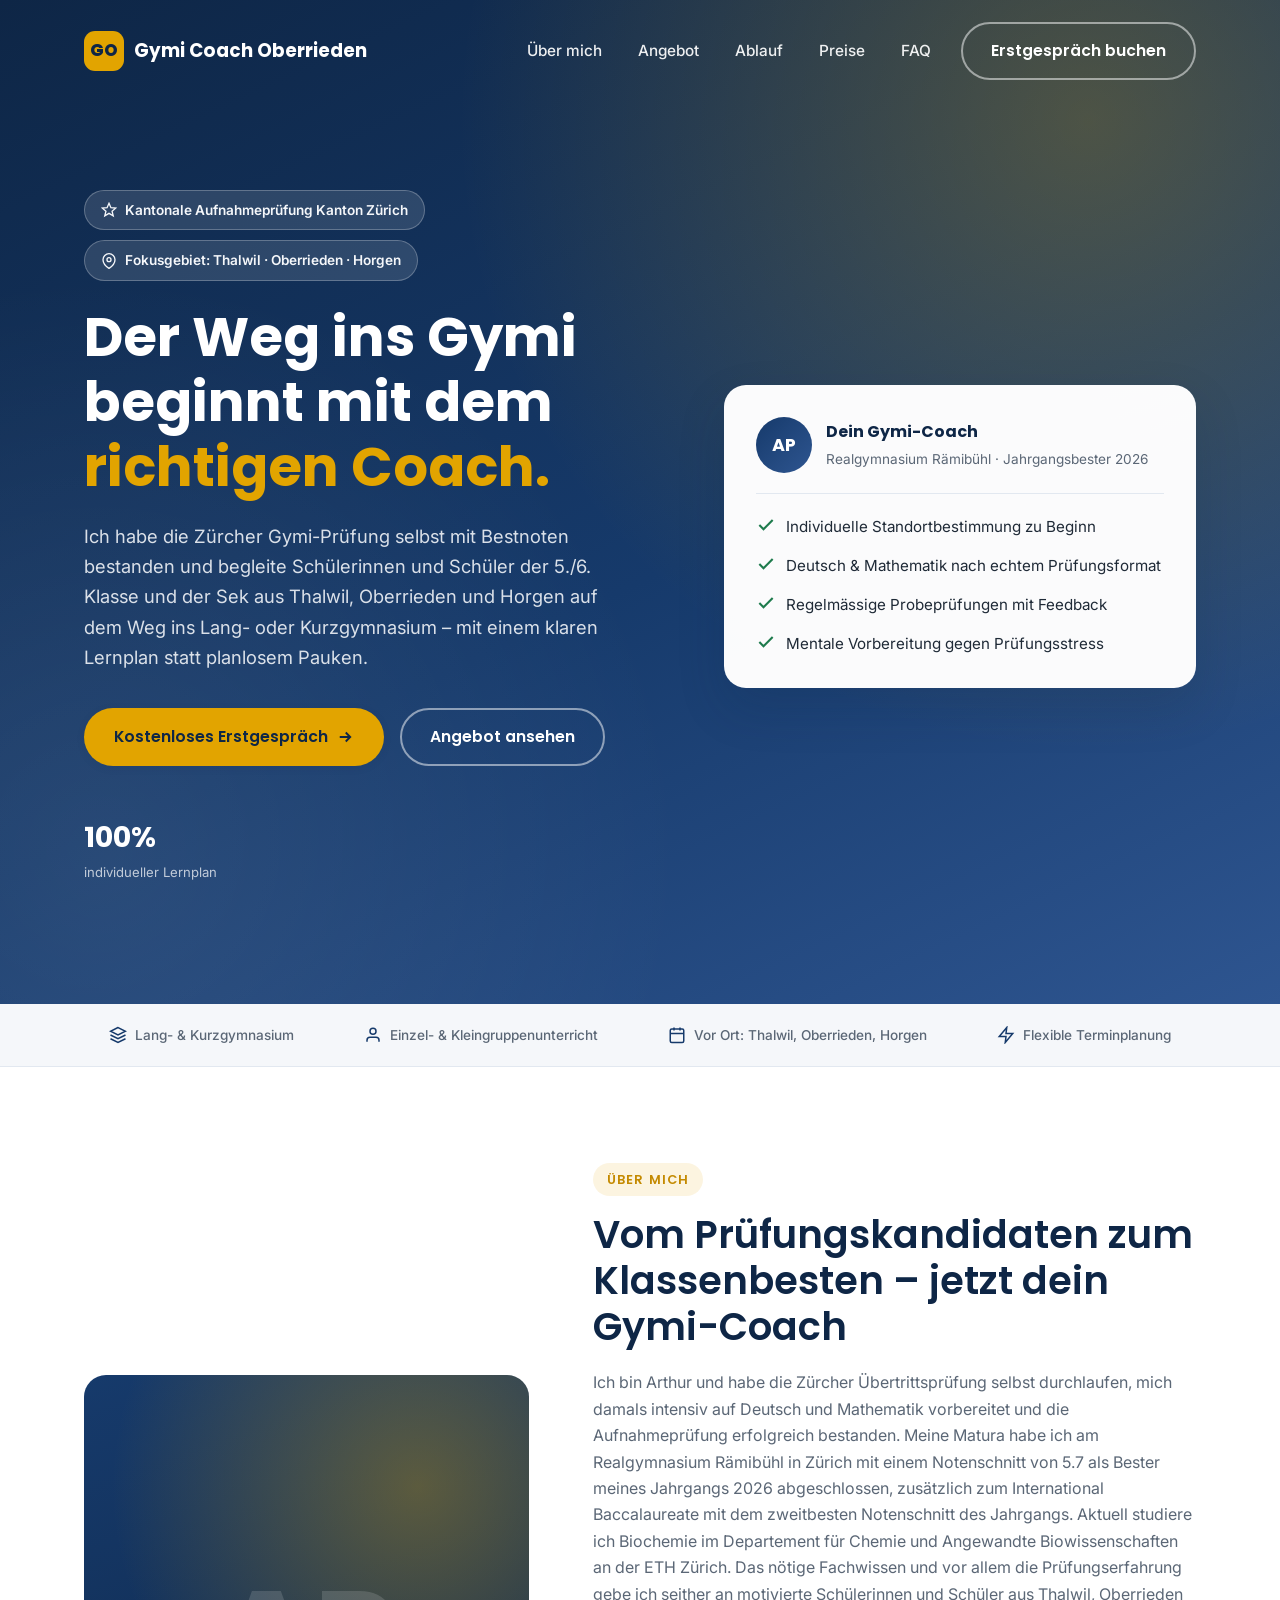
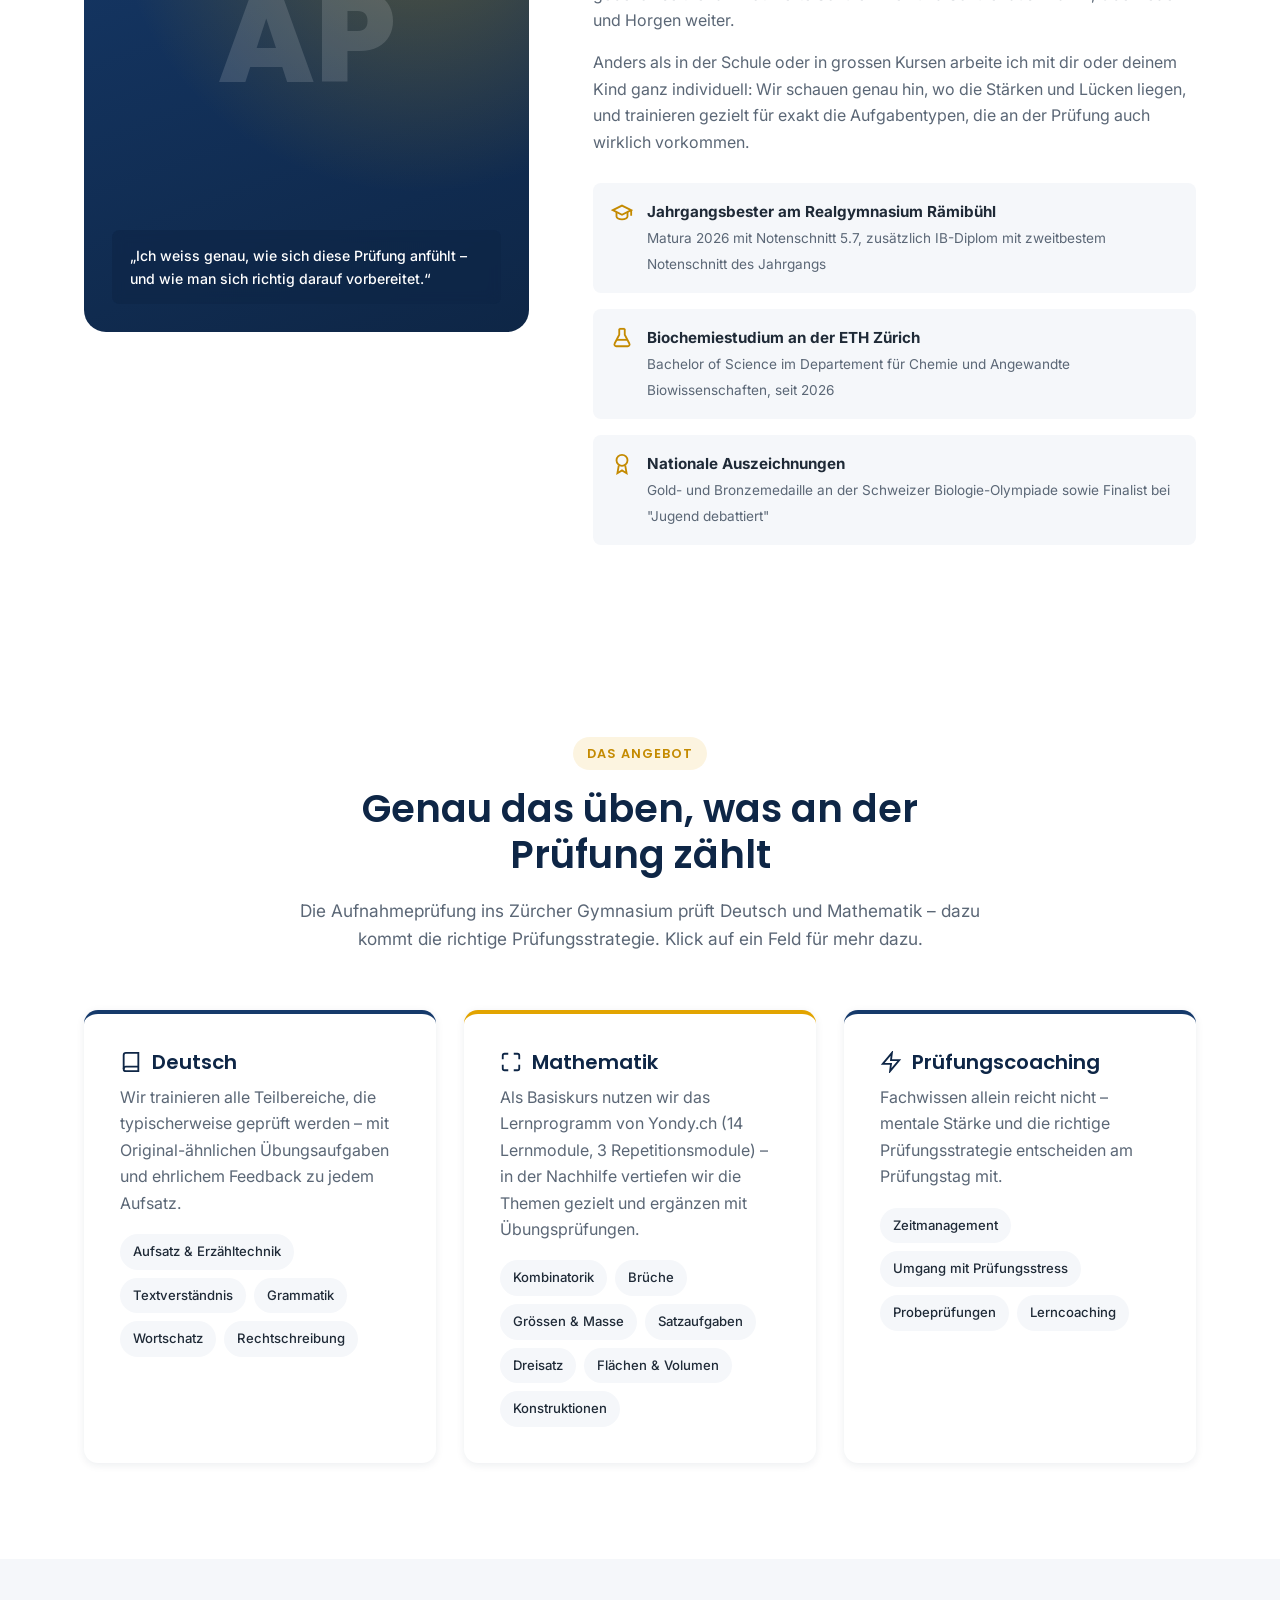
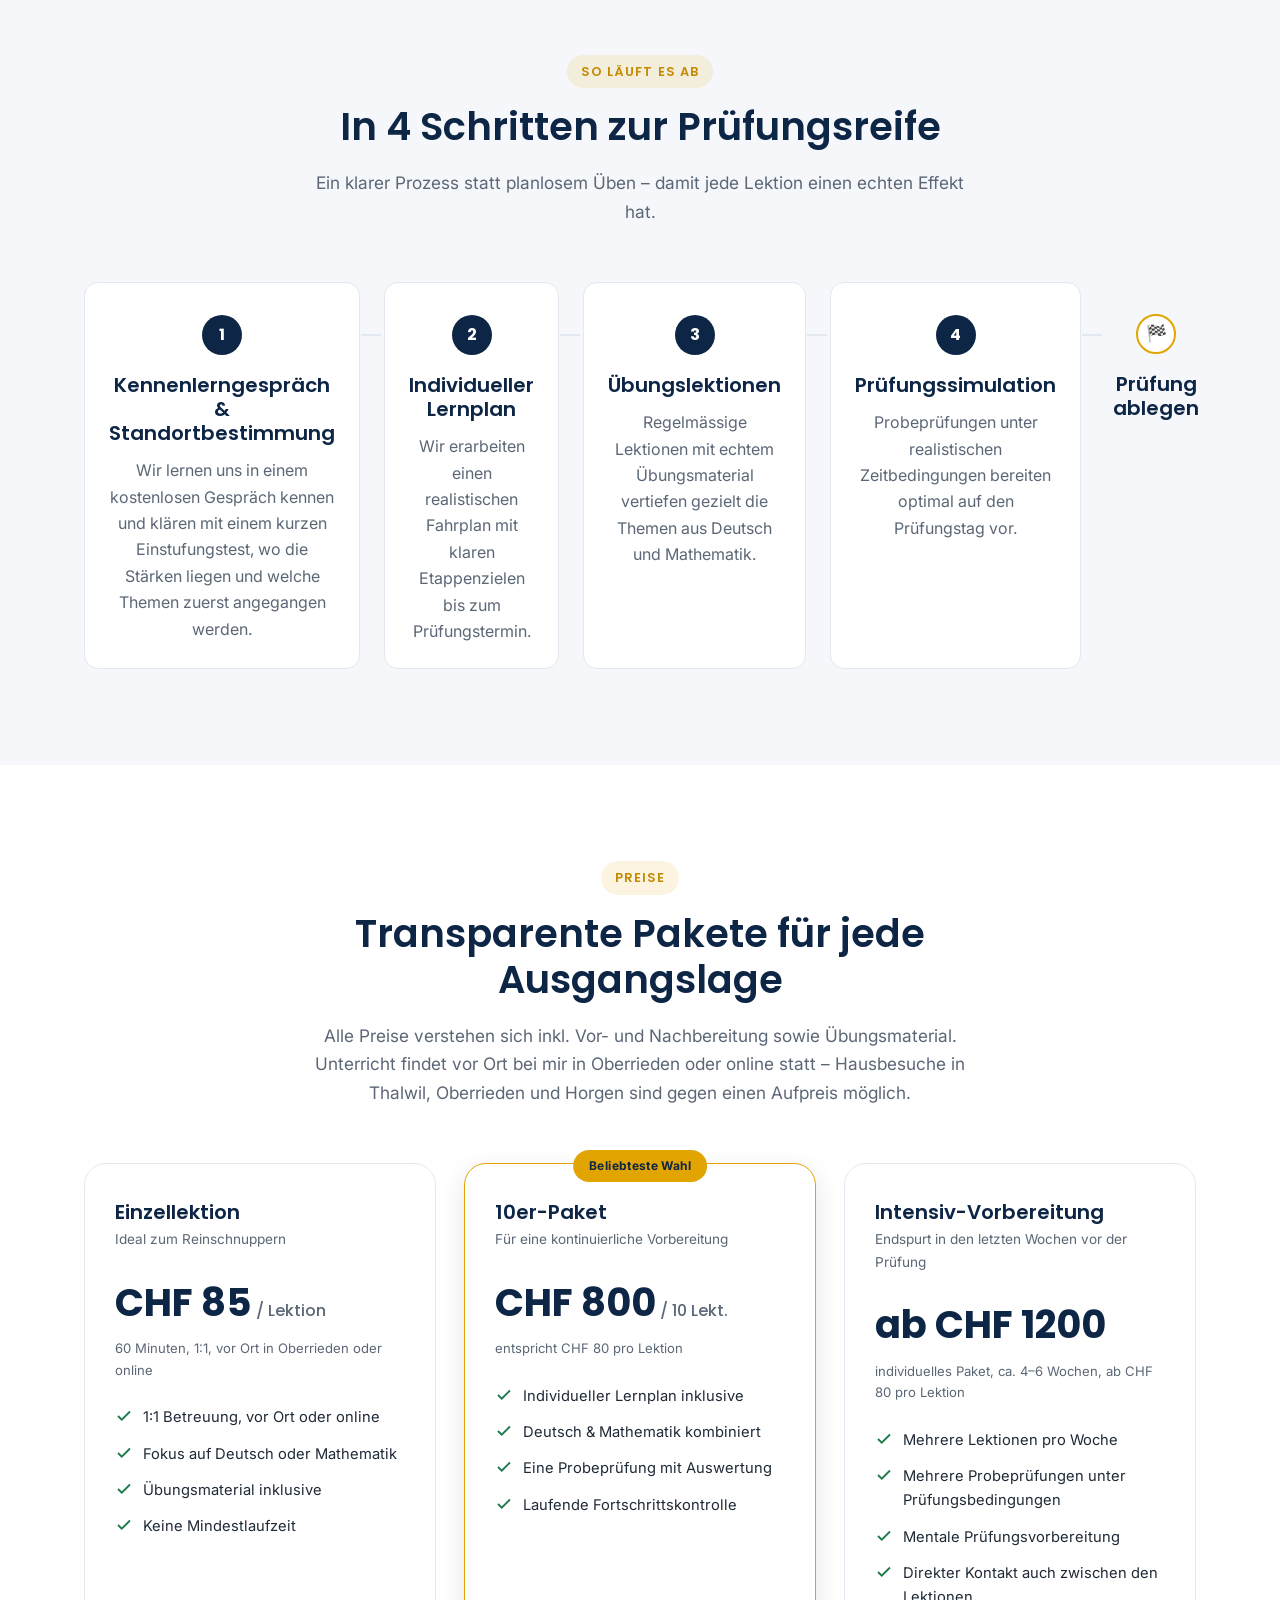
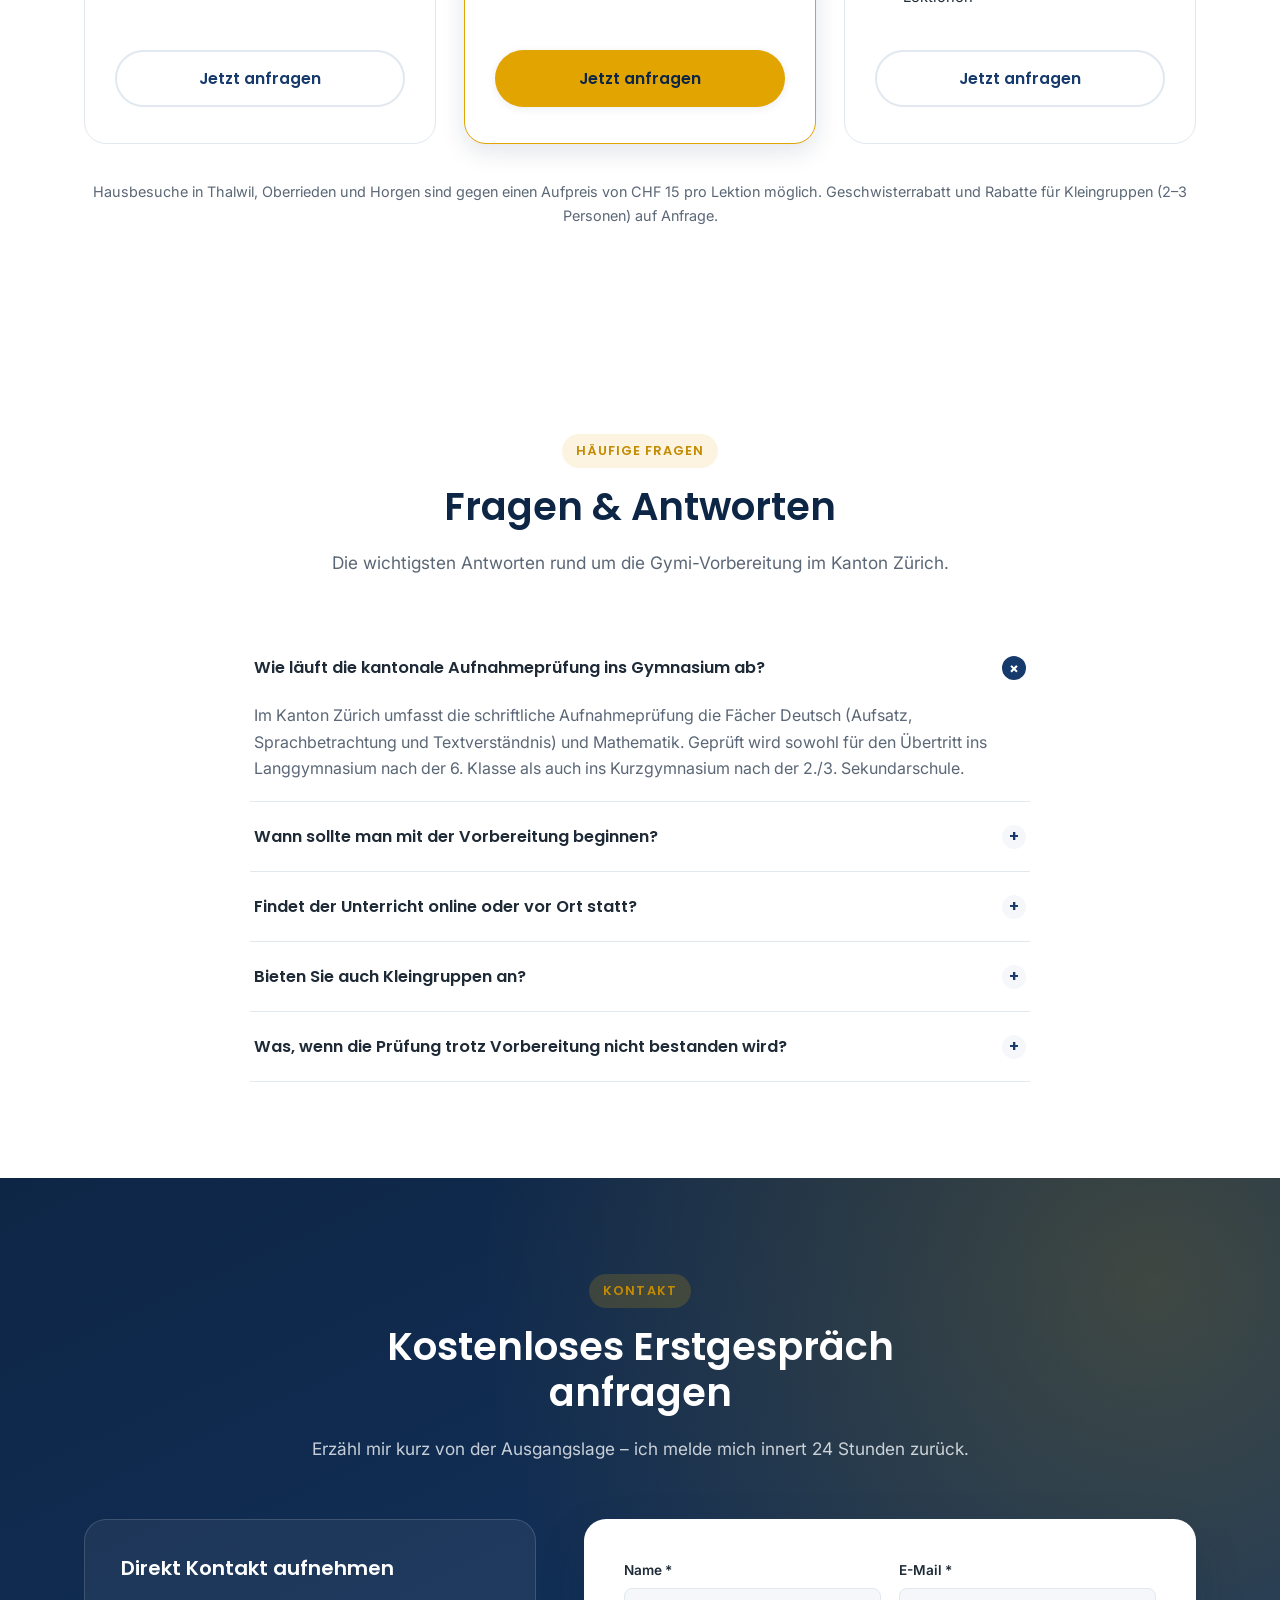
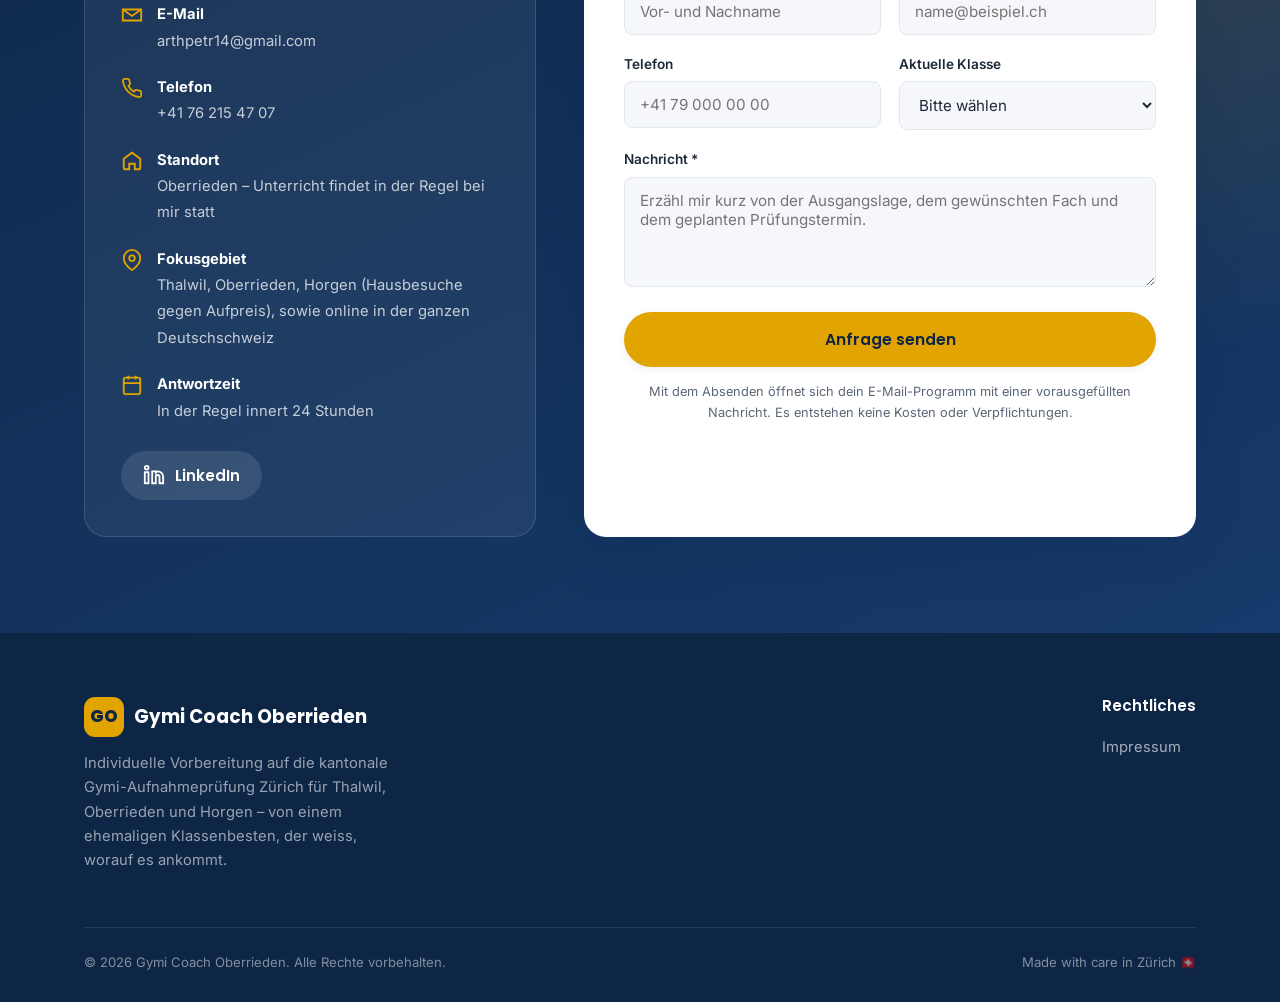
<file: index.html>
<!DOCTYPE html>
<html lang="de-CH">
<head>
<script>document.documentElement.classList.add('js');</script>
<meta charset="UTF-8">
<meta name="viewport" content="width=device-width, initial-scale=1.0">
<title>Gymi Coach Oberrieden | 1:1 Nachhilfe für die Aufnahmeprüfung</title>
<meta name="description" content="Individuelle Vorbereitung auf die kantonale Gymi-Aufnahmeprüfung Zürich, mit Fokus auf Thalwil, Oberrieden und Horgen. Von einem ehemaligen Klassenbesten begleitet – Deutsch, Mathematik & Prüfungsstrategie. Jetzt kostenloses Erstgespräch sichern.">
<link rel="icon" href="data:image/svg+xml,%3Csvg xmlns='http://www.w3.org/2000/svg' viewBox='0 0 64 64'%3E%3Crect width='64' height='64' rx='14' fill='%23163A6B'/%3E%3Ctext x='32' y='42' font-family='Arial,sans-serif' font-size='30' font-weight='700' fill='%23E2A400' text-anchor='middle'%3EGZ%3C/text%3E%3C/svg%3E">
<link rel="preconnect" href="https://fonts.googleapis.com">
<link rel="preconnect" href="https://fonts.gstatic.com" crossorigin>
<link href="https://fonts.googleapis.com/css2?family=Inter:wght@400;500;600;700&family=Poppins:wght@600;700;800&display=swap" rel="stylesheet">
<link rel="stylesheet" href="css/style.css">
</head>
<body>

<!-- ============ HEADER ============ -->
<header class="site-header" id="siteHeader">
  <div class="container">
    <a href="#top" class="brand">
      <span class="logo-mark">GO</span>
      Gymi Coach Oberrieden
    </a>
    <nav class="main-nav" id="mainNav">
      <a href="#ueber-mich">Über mich</a>
      <a href="#angebot">Angebot</a>
      <a href="#ablauf">Ablauf</a>
      <a href="#preise">Preise</a>
      <a href="#faq">FAQ</a>
      <a href="#kontakt" id="navCtaBtn" class="btn btn-outline nav-cta">Erstgespräch buchen</a>
    </nav>
    <button class="nav-toggle" id="navToggle" aria-label="Menü öffnen" aria-expanded="false">
      <span></span><span></span><span></span>
    </button>
  </div>
</header>

<!-- ============ HERO ============ -->
<section class="hero" id="top">
  <div class="container">
    <div class="hero-copy">
      <div class="hero-badges">
        <span class="hero-badge">
          <svg viewBox="0 0 24 24" fill="none" stroke="currentColor" stroke-width="2"><path d="M12 2l2.9 6.6 7.1.6-5.4 4.7 1.7 7-6.3-3.9-6.3 3.9 1.7-7L2 9.2l7.1-.6L12 2z"/></svg>
          Kantonale Aufnahmeprüfung Kanton Zürich
        </span>
        <span class="hero-badge">
          <svg viewBox="0 0 24 24" fill="none" stroke="currentColor" stroke-width="2"><path d="M21 10c0 7-9 13-9 13s-9-6-9-13a9 9 0 0 1 18 0z"/><circle cx="12" cy="10" r="3"/></svg>
          Fokusgebiet: Thalwil · Oberrieden · Horgen
        </span>
      </div>
      <h1>Der Weg ins Gymi beginnt mit dem <span class="accent">richtigen Coach.</span></h1>
      <p class="hero-lead">
        Ich habe die Zürcher Gymi-Prüfung selbst mit Bestnoten bestanden und begleite Schülerinnen und Schüler
        der 5./6. Klasse und der Sek aus Thalwil, Oberrieden und Horgen auf dem Weg ins Lang- oder
        Kurzgymnasium – mit einem klaren Lernplan statt planlosem Pauken.
      </p>
      <div class="hero-actions">
        <a href="#kontakt" class="btn btn-primary">
          Kostenloses Erstgespräch
          <svg width="18" height="18" viewBox="0 0 24 24" fill="none" stroke="currentColor" stroke-width="2.5"><path d="M5 12h14M13 6l6 6-6 6"/></svg>
        </a>
        <a href="#angebot" class="btn btn-outline">Angebot ansehen</a>
      </div>
      <div class="hero-stats">
        <div>
          <div class="stat-num">100%</div>
          <div class="stat-label">individueller Lernplan</div>
        </div>
      </div>
    </div>
    <div class="hero-visual">
      <a class="hero-card" href="#ueber-mich">
        <div class="hero-card-top">
          <div class="hero-avatar">AP</div>
          <div>
            <strong>Dein Gymi-Coach</strong>
            <span>Realgymnasium Rämibühl · Jahrgangsbester 2026</span>
          </div>
        </div>
        <ul class="hero-checklist">
          <li>
            <svg viewBox="0 0 24 24" fill="none" stroke="currentColor" stroke-width="2.5"><path d="M20 6L9 17l-5-5"/></svg>
            Individuelle Standortbestimmung zu Beginn
          </li>
          <li>
            <svg viewBox="0 0 24 24" fill="none" stroke="currentColor" stroke-width="2.5"><path d="M20 6L9 17l-5-5"/></svg>
            Deutsch &amp; Mathematik nach echtem Prüfungsformat
          </li>
          <li>
            <svg viewBox="0 0 24 24" fill="none" stroke="currentColor" stroke-width="2.5"><path d="M20 6L9 17l-5-5"/></svg>
            Regelmässige Probeprüfungen mit Feedback
          </li>
          <li>
            <svg viewBox="0 0 24 24" fill="none" stroke="currentColor" stroke-width="2.5"><path d="M20 6L9 17l-5-5"/></svg>
            Mentale Vorbereitung gegen Prüfungsstress
          </li>
        </ul>
      </a>
    </div>
  </div>
</section>

<!-- ============ TRUST BAR ============ -->
<div class="trust-bar">
  <div class="container">
    <div class="trust-item">
      <svg viewBox="0 0 24 24" fill="none" stroke="currentColor" stroke-width="2"><path d="M12 2L2 7l10 5 10-5-10-5z"/><path d="M2 17l10 5 10-5M2 12l10 5 10-5"/></svg>
      Lang- &amp; Kurzgymnasium
    </div>
    <div class="trust-item">
      <svg viewBox="0 0 24 24" fill="none" stroke="currentColor" stroke-width="2"><path d="M20 21v-2a4 4 0 0 0-4-4H8a4 4 0 0 0-4 4v2"/><circle cx="12" cy="7" r="4"/></svg>
      Einzel- &amp; Kleingruppenunterricht
    </div>
    <div class="trust-item">
      <svg viewBox="0 0 24 24" fill="none" stroke="currentColor" stroke-width="2"><rect x="3" y="4" width="18" height="18" rx="2"/><path d="M16 2v4M8 2v4M3 10h18"/></svg>
      Vor Ort: Thalwil, Oberrieden, Horgen
    </div>
    <div class="trust-item">
      <svg viewBox="0 0 24 24" fill="none" stroke="currentColor" stroke-width="2"><path d="M13 2L3 14h9l-1 8 10-12h-9l1-8z"/></svg>
      Flexible Terminplanung
    </div>
  </div>
</div>

<!-- ============ ÜBER MICH ============ -->
<section id="ueber-mich">
  <div class="container">
    <div class="about-grid">
      <div class="reveal about-portrait">
        <span class="about-portrait-initial">AP</span>
        <div class="about-portrait-tag">„Ich weiss genau, wie sich diese Prüfung anfühlt – und wie man sich richtig darauf vorbereitet.“</div>
      </div>
      <div class="reveal">
        <span class="eyebrow">Über mich</span>
        <h2>Vom Prüfungskandidaten zum Klassenbesten – jetzt dein Gymi-Coach</h2>
        <p>
          Ich bin Arthur und habe die Zürcher Übertrittsprüfung selbst durchlaufen, mich damals intensiv auf
          Deutsch und Mathematik vorbereitet und die Aufnahmeprüfung erfolgreich bestanden. Meine Matura habe
          ich am Realgymnasium Rämibühl in Zürich mit einem Notenschnitt von 5.7 als Bester meines Jahrgangs
          2026 abgeschlossen, zusätzlich zum International Baccalaureate mit dem zweitbesten Notenschnitt des
          Jahrgangs. Aktuell studiere ich Biochemie im Departement für Chemie und Angewandte Biowissenschaften an der ETH Zürich. Das nötige
          Fachwissen und vor allem die Prüfungserfahrung gebe ich seither an motivierte Schülerinnen und
          Schüler aus Thalwil, Oberrieden und Horgen weiter.
        </p>
        <p>
          Anders als in der Schule oder in grossen Kursen arbeite ich mit dir oder deinem Kind ganz individuell:
          Wir schauen genau hin, wo die Stärken und Lücken liegen, und trainieren gezielt für exakt die
          Aufgabentypen, die an der Prüfung auch wirklich vorkommen.
        </p>
        <ul class="about-credentials">
          <li>
            <svg viewBox="0 0 24 24" fill="none" stroke="currentColor" stroke-width="2"><path d="M22 10v6M2 10l10-5 10 5-10 5-10-5z"/><path d="M6 12v5c0 1.5 2.5 3 6 3s6-1.5 6-3v-5"/></svg>
            <div>
              <strong>Jahrgangsbester am Realgymnasium Rämibühl</strong>
              <span>Matura 2026 mit Notenschnitt 5.7, zusätzlich IB-Diplom mit zweitbestem Notenschnitt des Jahrgangs</span>
            </div>
          </li>
          <li>
            <svg viewBox="0 0 24 24" fill="none" stroke="currentColor" stroke-width="2"><path d="M9 2v6.5L4 18a2 2 0 0 0 1.8 3h12.4a2 2 0 0 0 1.8-3l-5-9.5V2"/><path d="M9 2h6"/><path d="M6.5 14h11"/></svg>
            <div>
              <strong>Biochemiestudium an der ETH Zürich</strong>
              <span>Bachelor of Science im Departement für Chemie und Angewandte Biowissenschaften, seit 2026</span>
            </div>
          </li>
          <li>
            <svg viewBox="0 0 24 24" fill="none" stroke="currentColor" stroke-width="2"><circle cx="12" cy="8" r="6"/><path d="M8.5 13.5L7 22l5-3 5 3-1.5-8.5"/></svg>
            <div>
              <strong>Nationale Auszeichnungen</strong>
              <span>Gold- und Bronzemedaille an der Schweizer Biologie-Olympiade sowie Finalist bei "Jugend debattiert"</span>
            </div>
          </li>
        </ul>
      </div>
    </div>
  </div>
</section>

<!-- ============ ANGEBOT (Prüfungsstoff im Detail) ============ -->
<section id="angebot">
  <div class="container">
    <div class="section-head reveal">
      <span class="eyebrow">Das Angebot</span>
      <h2>Genau das üben, was an der Prüfung zählt</h2>
      <p>Die Aufnahmeprüfung ins Zürcher Gymnasium prüft Deutsch und Mathematik – dazu kommt die richtige Prüfungsstrategie. Klick auf ein Feld für mehr dazu.</p>
    </div>
    <div class="subjects-grid">
      <a class="subject-card reveal" href="#kontakt">
        <h3>
          <svg width="22" height="22" viewBox="0 0 24 24" fill="none" stroke="currentColor" stroke-width="2"><path d="M4 19.5A2.5 2.5 0 0 1 6.5 17H20"/><path d="M6.5 2H20v20H6.5A2.5 2.5 0 0 1 4 19.5v-15A2.5 2.5 0 0 1 6.5 2z"/></svg>
          Deutsch
        </h3>
        <p>Wir trainieren alle Teilbereiche, die typischerweise geprüft werden – mit Original-ähnlichen Übungsaufgaben und ehrlichem Feedback zu jedem Aufsatz.</p>
        <div class="tag-list">
          <span class="tag">Aufsatz &amp; Erzähltechnik</span>
          <span class="tag">Textverständnis</span>
          <span class="tag">Grammatik</span>
          <span class="tag">Wortschatz</span>
          <span class="tag">Rechtschreibung</span>
        </div>
      </a>
      <a class="subject-card accent-border reveal" href="https://www.yondy.ch" target="_blank" rel="noopener noreferrer">
        <h3>
          <svg width="22" height="22" viewBox="0 0 24 24" fill="none" stroke="currentColor" stroke-width="2"><path d="M9 3H5a2 2 0 0 0-2 2v4M15 3h4a2 2 0 0 1 2 2v4M9 21H5a2 2 0 0 1-2-2v-4M15 21h4a2 2 0 0 0 2-2v-4"/></svg>
          Mathematik
        </h3>
        <p>Als Basiskurs nutzen wir das Lernprogramm von Yondy.ch (14 Lernmodule, 3 Repetitionsmodule) – in der Nachhilfe vertiefen wir die Themen gezielt und ergänzen mit Übungsprüfungen.</p>
        <div class="tag-list">
          <span class="tag">Kombinatorik</span>
          <span class="tag">Brüche</span>
          <span class="tag">Grössen &amp; Masse</span>
          <span class="tag">Satzaufgaben</span>
          <span class="tag">Dreisatz</span>
          <span class="tag">Flächen &amp; Volumen</span>
          <span class="tag">Konstruktionen</span>
        </div>
      </a>
      <a class="subject-card reveal" href="#kontakt">
        <h3>
          <svg width="22" height="22" viewBox="0 0 24 24" fill="none" stroke="currentColor" stroke-width="2"><path d="M13 2L3 14h9l-1 8 10-12h-9l1-8z"/></svg>
          Prüfungscoaching
        </h3>
        <p>Fachwissen allein reicht nicht – mentale Stärke und die richtige Prüfungsstrategie entscheiden am Prüfungstag mit.</p>
        <div class="tag-list">
          <span class="tag">Zeitmanagement</span>
          <span class="tag">Umgang mit Prüfungsstress</span>
          <span class="tag">Probeprüfungen</span>
          <span class="tag">Lerncoaching</span>
        </div>
      </a>
    </div>
  </div>
</section>

<!-- ============ ABLAUF ============ -->
<section id="ablauf" class="section-alt">
  <div class="container">
    <div class="section-head reveal">
      <span class="eyebrow">So läuft es ab</span>
      <h2>In 4 Schritten zur Prüfungsreife</h2>
      <p>Ein klarer Prozess statt planlosem Üben – damit jede Lektion einen echten Effekt hat.</p>
    </div>
    <div class="process-steps">
      <div class="process-step reveal">
        <span class="step-num">1</span>
        <h3>Kennenlerngespräch &amp; Standortbestimmung</h3>
        <p>Wir lernen uns in einem kostenlosen Gespräch kennen und klären mit einem kurzen Einstufungstest, wo die Stärken liegen und welche Themen zuerst angegangen werden.</p>
      </div>
      <div class="process-step reveal">
        <span class="step-num">2</span>
        <h3>Individueller Lernplan</h3>
        <p>Wir erarbeiten einen realistischen Fahrplan mit klaren Etappenzielen bis zum Prüfungstermin.</p>
      </div>
      <div class="process-step reveal">
        <span class="step-num">3</span>
        <h3>Übungslektionen</h3>
        <p>Regelmässige Lektionen mit echtem Übungsmaterial vertiefen gezielt die Themen aus Deutsch und Mathematik.</p>
      </div>
      <div class="process-step reveal">
        <span class="step-num">4</span>
        <h3>Prüfungssimulation</h3>
        <p>Probeprüfungen unter realistischen Zeitbedingungen bereiten optimal auf den Prüfungstag vor.</p>
      </div>
      <div class="process-finish reveal">
        <span class="step-flag-circle" aria-hidden="true">🏁</span>
        <h3>Prüfung ablegen</h3>
      </div>
    </div>
  </div>
</section>

<!-- ============ PREISE ============ -->
<section id="preise">
  <div class="container">
    <div class="section-head reveal">
      <span class="eyebrow">Preise</span>
      <h2>Transparente Pakete für jede Ausgangslage</h2>
      <p>Alle Preise verstehen sich inkl. Vor- und Nachbereitung sowie Übungsmaterial. Unterricht findet vor Ort bei mir in Oberrieden oder online statt – Hausbesuche in Thalwil, Oberrieden und Horgen sind gegen einen Aufpreis möglich.</p>
    </div>
    <div class="pricing-grid">
      <div class="price-card reveal">
        <h3>Einzellektion</h3>
        <p class="price-sub">Ideal zum Reinschnuppern</p>
        <div class="price-value">CHF 85<span> / Lektion</span></div>
        <div class="price-per">60 Minuten, 1:1, vor Ort in Oberrieden oder online</div>
        <ul class="price-features">
          <li><svg viewBox="0 0 24 24" fill="none" stroke="currentColor" stroke-width="2.5"><path d="M20 6L9 17l-5-5"/></svg>1:1 Betreuung, vor Ort oder online</li>
          <li><svg viewBox="0 0 24 24" fill="none" stroke="currentColor" stroke-width="2.5"><path d="M20 6L9 17l-5-5"/></svg>Fokus auf Deutsch oder Mathematik</li>
          <li><svg viewBox="0 0 24 24" fill="none" stroke="currentColor" stroke-width="2.5"><path d="M20 6L9 17l-5-5"/></svg>Übungsmaterial inklusive</li>
          <li><svg viewBox="0 0 24 24" fill="none" stroke="currentColor" stroke-width="2.5"><path d="M20 6L9 17l-5-5"/></svg>Keine Mindestlaufzeit</li>
        </ul>
        <a href="#kontakt" class="btn btn-secondary btn-block">Jetzt anfragen</a>
      </div>
      <div class="price-card featured reveal">
        <span class="badge-pop">Beliebteste Wahl</span>
        <h3>10er-Paket</h3>
        <p class="price-sub">Für eine kontinuierliche Vorbereitung</p>
        <div class="price-value">CHF 800<span> / 10 Lekt.</span></div>
        <div class="price-per">entspricht CHF 80 pro Lektion</div>
        <ul class="price-features">
          <li><svg viewBox="0 0 24 24" fill="none" stroke="currentColor" stroke-width="2.5"><path d="M20 6L9 17l-5-5"/></svg>Individueller Lernplan inklusive</li>
          <li><svg viewBox="0 0 24 24" fill="none" stroke="currentColor" stroke-width="2.5"><path d="M20 6L9 17l-5-5"/></svg>Deutsch &amp; Mathematik kombiniert</li>
          <li><svg viewBox="0 0 24 24" fill="none" stroke="currentColor" stroke-width="2.5"><path d="M20 6L9 17l-5-5"/></svg>Eine Probeprüfung mit Auswertung</li>
          <li><svg viewBox="0 0 24 24" fill="none" stroke="currentColor" stroke-width="2.5"><path d="M20 6L9 17l-5-5"/></svg>Laufende Fortschrittskontrolle</li>
        </ul>
        <a href="#kontakt" class="btn btn-primary btn-block">Jetzt anfragen</a>
      </div>
      <div class="price-card reveal">
        <h3>Intensiv-Vorbereitung</h3>
        <p class="price-sub">Endspurt in den letzten Wochen vor der Prüfung</p>
        <div class="price-value">ab CHF 1200</div>
        <div class="price-per">individuelles Paket, ca. 4–6 Wochen, ab CHF 80 pro Lektion</div>
        <ul class="price-features">
          <li><svg viewBox="0 0 24 24" fill="none" stroke="currentColor" stroke-width="2.5"><path d="M20 6L9 17l-5-5"/></svg>Mehrere Lektionen pro Woche</li>
          <li><svg viewBox="0 0 24 24" fill="none" stroke="currentColor" stroke-width="2.5"><path d="M20 6L9 17l-5-5"/></svg>Mehrere Probeprüfungen unter Prüfungsbedingungen</li>
          <li><svg viewBox="0 0 24 24" fill="none" stroke="currentColor" stroke-width="2.5"><path d="M20 6L9 17l-5-5"/></svg>Mentale Prüfungsvorbereitung</li>
          <li><svg viewBox="0 0 24 24" fill="none" stroke="currentColor" stroke-width="2.5"><path d="M20 6L9 17l-5-5"/></svg>Direkter Kontakt auch zwischen den Lektionen</li>
        </ul>
        <a href="#kontakt" class="btn btn-secondary btn-block">Jetzt anfragen</a>
      </div>
    </div>
    <p class="pricing-note reveal">Hausbesuche in Thalwil, Oberrieden und Horgen sind gegen einen Aufpreis von CHF 15 pro Lektion möglich. Geschwisterrabatt und Rabatte für Kleingruppen (2–3 Personen) auf Anfrage.</p>
  </div>
</section>

<!-- ============ FAQ ============ -->
<section id="faq">
  <div class="container">
    <div class="section-head reveal">
      <span class="eyebrow">Häufige Fragen</span>
      <h2>Fragen &amp; Antworten</h2>
      <p>Die wichtigsten Antworten rund um die Gymi-Vorbereitung im Kanton Zürich.</p>
    </div>
    <div class="faq-list reveal">
      <div class="faq-item is-open">
        <button class="faq-question">
          Wie läuft die kantonale Aufnahmeprüfung ins Gymnasium ab?
          <span class="faq-icon">+</span>
        </button>
        <div class="faq-answer">
          <p>Im Kanton Zürich umfasst die schriftliche Aufnahmeprüfung die Fächer Deutsch (Aufsatz, Sprachbetrachtung und Textverständnis) und Mathematik. Geprüft wird sowohl für den Übertritt ins Langgymnasium nach der 6. Klasse als auch ins Kurzgymnasium nach der 2./3. Sekundarschule.</p>
        </div>
      </div>
      <div class="faq-item">
        <button class="faq-question">
          Wann sollte man mit der Vorbereitung beginnen?
          <span class="faq-icon">+</span>
        </button>
        <div class="faq-answer">
          <p>Ideal ist ein Start etwa 4–6 Monate vor der Prüfung, damit genug Zeit für Grundlagenarbeit, gezieltes Üben und mehrere Probeprüfungen bleibt. Ein späterer Einstieg ist mit einer intensiveren Vorbereitung ebenfalls gut möglich.</p>
        </div>
      </div>
      <div class="faq-item">
        <button class="faq-question">
          Findet der Unterricht online oder vor Ort statt?
          <span class="faq-icon">+</span>
        </button>
        <div class="faq-answer">
          <p>Beides ist möglich. Lektionen vor Ort finden in der Regel bei mir in Oberrieden statt. Auf Wunsch sind auch Hausbesuche in Thalwil, Oberrieden und Horgen gegen einen Aufpreis möglich. Alternativ biete ich Online-Unterricht per Videocall mit digitalem Whiteboard an – genauso interaktiv wie vor Ort.</p>
        </div>
      </div>
      <div class="faq-item">
        <button class="faq-question">
          Bieten Sie auch Kleingruppen an?
          <span class="faq-icon">+</span>
        </button>
        <div class="faq-answer">
          <p>Ja, auf Wunsch sind Kleingruppen von 2–3 Schüler:innen mit ähnlichem Lernstand möglich – das senkt die Kosten pro Person, während die Vorbereitung trotzdem gezielt bleibt.</p>
        </div>
      </div>
      <div class="faq-item">
        <button class="faq-question">
          Was, wenn die Prüfung trotz Vorbereitung nicht bestanden wird?
          <span class="faq-icon">+</span>
        </button>
        <div class="faq-answer">
          <p>Eine Erfolgsgarantie kann seriöserweise niemand geben. Mein Ziel ist es, dich oder dein Kind bestmöglich vorzubereiten und das Selbstvertrauen für den Prüfungstag zu stärken. Bei Bedarf bespreche ich auch die Möglichkeiten einer Aufnahmeprüfung im Folgejahr.</p>
        </div>
      </div>
    </div>
  </div>
</section>

<!-- ============ KONTAKT ============ -->
<section id="kontakt" class="contact-section">
  <div class="container">
    <div class="section-head reveal">
      <span class="eyebrow">Kontakt</span>
      <h2>Kostenloses Erstgespräch anfragen</h2>
      <p>Erzähl mir kurz von der Ausgangslage – ich melde mich innert 24 Stunden zurück.</p>
    </div>
    <div class="contact-grid">
      <div class="contact-info-card reveal">
        <h3>Direkt Kontakt aufnehmen</h3>
        <div class="contact-method">
          <svg viewBox="0 0 24 24" fill="none" stroke="currentColor" stroke-width="2"><path d="M4 4h16v16H4z" opacity="0"/><path d="M22 6l-10 7L2 6"/><path d="M2 6h20v12H2z"/></svg>
          <div>
            <strong>E-Mail</strong>
            <a href="mailto:arthpetr14@gmail.com">arthpetr14@gmail.com</a>
          </div>
        </div>
        <div class="contact-method">
          <svg viewBox="0 0 24 24" fill="none" stroke="currentColor" stroke-width="2"><path d="M22 16.92v3a2 2 0 0 1-2.18 2 19.79 19.79 0 0 1-8.63-3.07 19.5 19.5 0 0 1-6-6 19.79 19.79 0 0 1-3.07-8.67A2 2 0 0 1 4.11 2h3a2 2 0 0 1 2 1.72c.127.96.362 1.903.7 2.81a2 2 0 0 1-.45 2.11L8.09 9.91a16 16 0 0 0 6 6l1.27-1.27a2 2 0 0 1 2.11-.45c.907.338 1.85.573 2.81.7A2 2 0 0 1 22 16.92z"/></svg>
          <div>
            <strong>Telefon</strong>
            <a href="tel:+41762154707">+41 76 215 47 07</a>
          </div>
        </div>
        <div class="contact-method">
          <svg viewBox="0 0 24 24" fill="none" stroke="currentColor" stroke-width="2"><path d="M3 9.5L12 3l9 6.5V20a1 1 0 0 1-1 1h-5v-6H9v6H4a1 1 0 0 1-1-1V9.5z"/></svg>
          <div>
            <strong>Standort</strong>
            <span>Oberrieden – Unterricht findet in der Regel bei mir statt</span>
          </div>
        </div>
        <div class="contact-method">
          <svg viewBox="0 0 24 24" fill="none" stroke="currentColor" stroke-width="2"><path d="M21 10c0 7-9 13-9 13s-9-6-9-13a9 9 0 0 1 18 0z"/><circle cx="12" cy="10" r="3"/></svg>
          <div>
            <strong>Fokusgebiet</strong>
            <span>Thalwil, Oberrieden, Horgen (Hausbesuche gegen Aufpreis), sowie online in der ganzen Deutschschweiz</span>
          </div>
        </div>
        <div class="contact-method">
          <svg viewBox="0 0 24 24" fill="none" stroke="currentColor" stroke-width="2"><rect x="3" y="4" width="18" height="18" rx="2"/><path d="M16 2v4M8 2v4M3 10h18"/></svg>
          <div>
            <strong>Antwortzeit</strong>
            <span>In der Regel innert 24 Stunden</span>
          </div>
        </div>
        <div class="contact-social">
          <a href="https://www.linkedin.com/in/arthurpetrov" target="_blank" rel="noopener noreferrer" class="linkedin-badge" aria-label="LinkedIn-Profil von Arthur Petrov">
            <svg viewBox="0 0 24 24" fill="none" stroke="currentColor" stroke-width="2"><path d="M16 8a6 6 0 0 1 6 6v7h-4v-7a2 2 0 0 0-4 0v7h-4V8h4v1.5A5.98 5.98 0 0 1 16 8z"/><rect x="2" y="9" width="4" height="12"/><circle cx="4" cy="4" r="2"/></svg>
            <span>LinkedIn</span>
          </a>
        </div>
      </div>
      <div class="contact-form-card reveal" id="kontakt-formular">
        <div class="form-success" id="formSuccess">Vielen Dank für deine Anfrage! Dein E-Mail-Programm sollte sich mit den ausgefüllten Angaben geöffnet haben – bitte sende die Nachricht von dort ab.</div>
        <form id="contactForm">
          <div class="form-row">
            <div class="form-group">
              <label for="name">Name *</label>
              <input type="text" id="name" name="name" required placeholder="Vor- und Nachname">
            </div>
            <div class="form-group">
              <label for="email">E-Mail *</label>
              <input type="email" id="email" name="email" required placeholder="name@beispiel.ch">
            </div>
          </div>
          <div class="form-row">
            <div class="form-group">
              <label for="phone">Telefon</label>
              <input type="tel" id="phone" name="phone" placeholder="+41 79 000 00 00">
            </div>
            <div class="form-group">
              <label for="grade">Aktuelle Klasse</label>
              <select id="grade" name="grade">
                <option value="">Bitte wählen</option>
                <option>5. Klasse</option>
                <option>6. Klasse</option>
                <option>1. Sek / 2. Sek</option>
                <option>3. Sek</option>
                <option>Andere</option>
              </select>
            </div>
          </div>
          <div class="form-group">
            <label for="message">Nachricht *</label>
            <textarea id="message" name="message" required placeholder="Erzähl mir kurz von der Ausgangslage, dem gewünschten Fach und dem geplanten Prüfungstermin."></textarea>
          </div>
          <button type="submit" class="btn btn-primary btn-block">Anfrage senden</button>
          <p class="form-note">Mit dem Absenden öffnet sich dein E-Mail-Programm mit einer vorausgefüllten Nachricht. Es entstehen keine Kosten oder Verpflichtungen.</p>
        </form>
      </div>
    </div>
  </div>
</section>

<!-- ============ FOOTER ============ -->
<footer class="site-footer">
  <div class="container">
    <div class="footer-grid">
      <div class="footer-brand">
        <a href="#top" class="brand">
          <span class="logo-mark">GO</span>
          Gymi Coach Oberrieden
        </a>
        <p>Individuelle Vorbereitung auf die kantonale Gymi-Aufnahmeprüfung Zürich für Thalwil, Oberrieden und Horgen – von einem ehemaligen Klassenbesten, der weiss, worauf es ankommt.</p>
      </div>
      <div>
        <h4>Rechtliches</h4>
        <ul class="footer-links">
          <li><a href="impressum.html">Impressum</a></li>
        </ul>
      </div>
    </div>
    <div class="footer-bottom">
      <span>&copy; <span id="year"></span> Gymi Coach Oberrieden. Alle Rechte vorbehalten.</span>
      <span>Made with care in Zürich 🇨🇭</span>
    </div>
  </div>
</footer>

<script src="js/main.js"></script>
</body>
</html>
</file>
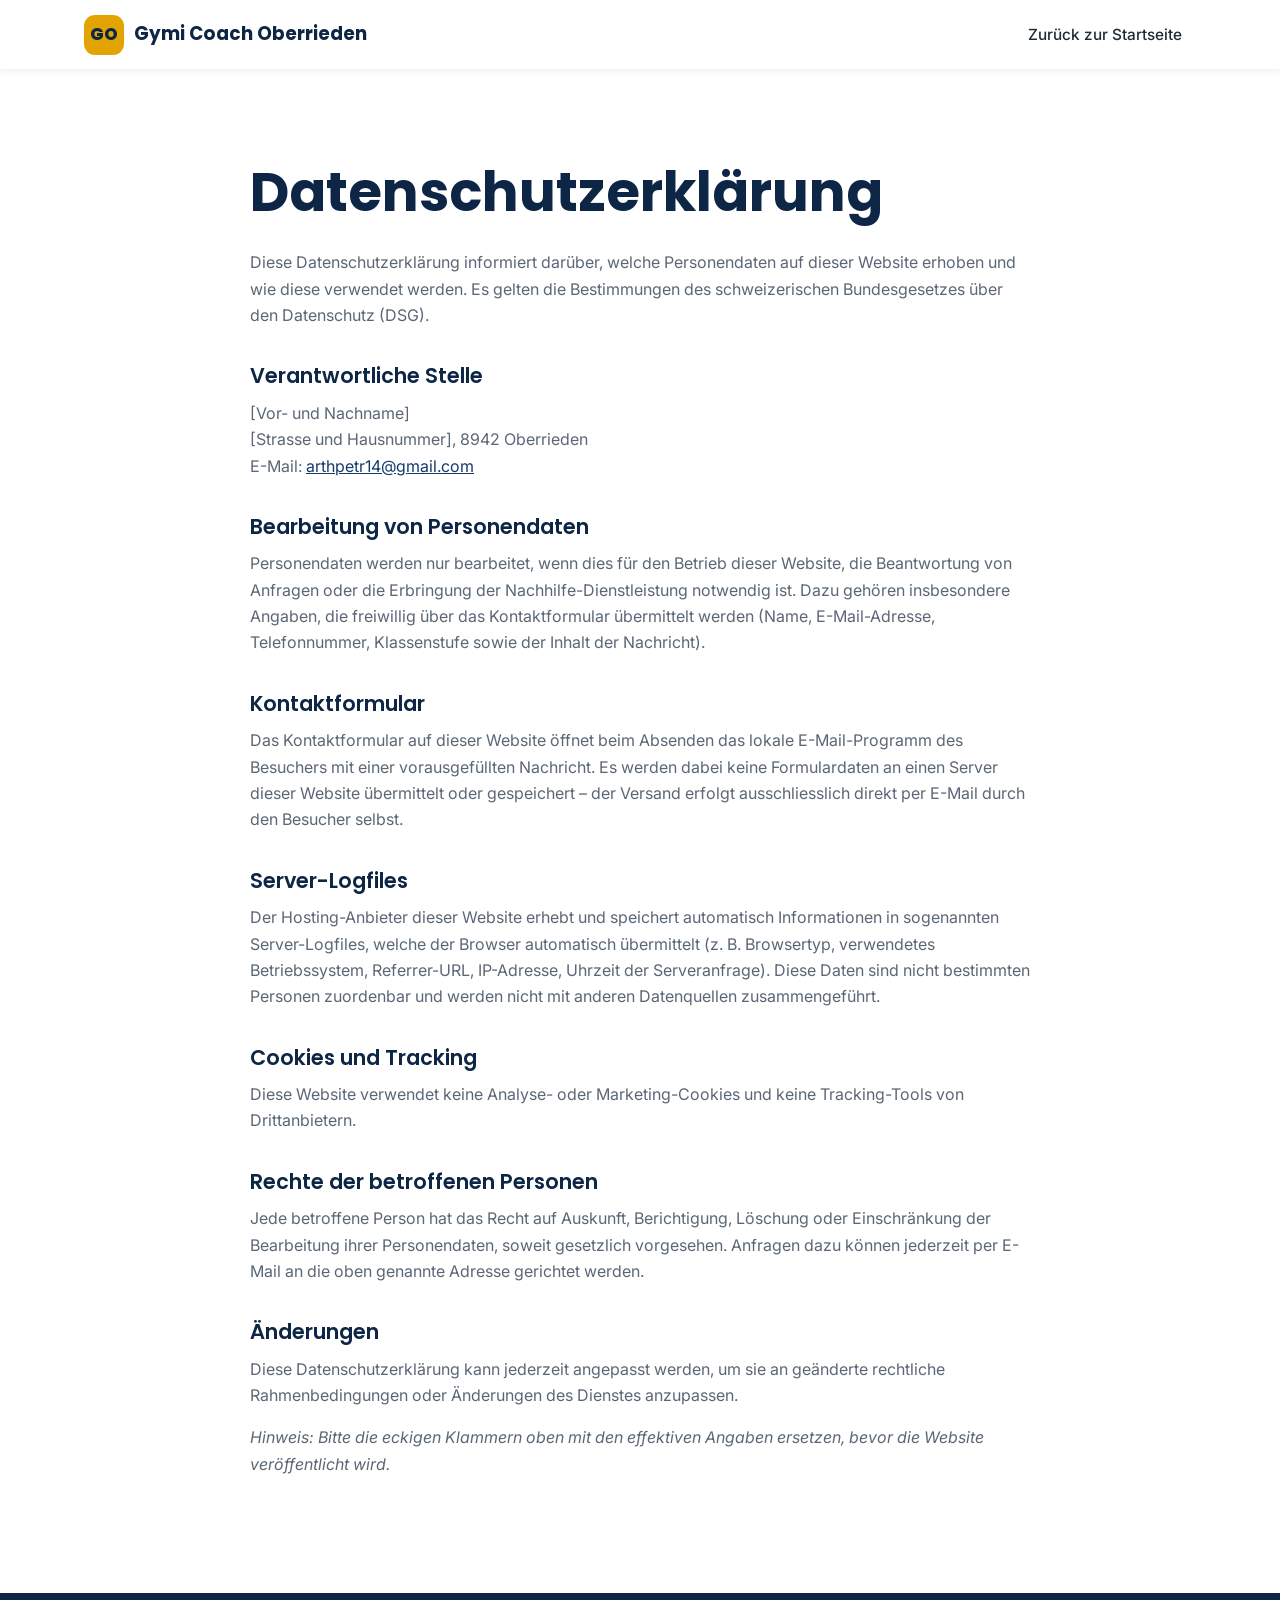
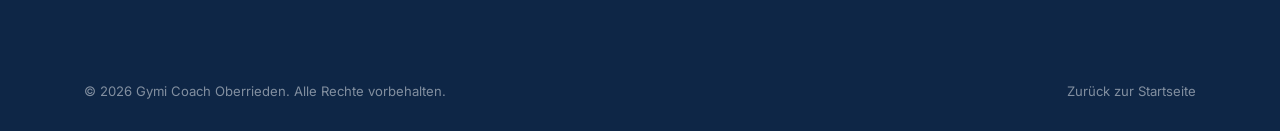
<file: datenschutz.html>
<!DOCTYPE html>
<html lang="de-CH">
<head>
<meta charset="UTF-8">
<meta name="viewport" content="width=device-width, initial-scale=1.0">
<title>Datenschutz | Gymi Coach Oberrieden</title>
<link rel="icon" href="data:image/svg+xml,%3Csvg xmlns='http://www.w3.org/2000/svg' viewBox='0 0 64 64'%3E%3Crect width='64' height='64' rx='14' fill='%23163A6B'/%3E%3Ctext x='32' y='42' font-family='Arial,sans-serif' font-size='30' font-weight='700' fill='%23E2A400' text-anchor='middle'%3EGZ%3C/text%3E%3C/svg%3E">
<link rel="preconnect" href="https://fonts.googleapis.com">
<link rel="preconnect" href="https://fonts.gstatic.com" crossorigin>
<link href="https://fonts.googleapis.com/css2?family=Inter:wght@400;500;600;700&family=Poppins:wght@600;700;800&display=swap" rel="stylesheet">
<link rel="stylesheet" href="css/style.css">
</head>
<body>

<header class="site-header is-scrolled">
  <div class="container">
    <a href="index.html#top" class="brand">
      <span class="logo-mark">GO</span>
      Gymi Coach Oberrieden
    </a>
    <nav class="main-nav">
      <a href="index.html#top">Zurück zur Startseite</a>
    </nav>
  </div>
</header>

<div class="container">
  <div class="legal-page">
    <h1>Datenschutzerklärung</h1>
    <p>
      Diese Datenschutzerklärung informiert darüber, welche Personendaten auf dieser Website erhoben und
      wie diese verwendet werden. Es gelten die Bestimmungen des schweizerischen Bundesgesetzes über den
      Datenschutz (DSG).
    </p>

    <h2>Verantwortliche Stelle</h2>
    <p>
      [Vor- und Nachname]<br>
      [Strasse und Hausnummer], 8942 Oberrieden<br>
      E-Mail: <a href="mailto:arthpetr14@gmail.com">arthpetr14@gmail.com</a>
    </p>

    <h2>Bearbeitung von Personendaten</h2>
    <p>
      Personendaten werden nur bearbeitet, wenn dies für den Betrieb dieser Website, die Beantwortung von
      Anfragen oder die Erbringung der Nachhilfe-Dienstleistung notwendig ist. Dazu gehören insbesondere
      Angaben, die freiwillig über das Kontaktformular übermittelt werden (Name, E-Mail-Adresse, Telefonnummer,
      Klassenstufe sowie der Inhalt der Nachricht).
    </p>

    <h2>Kontaktformular</h2>
    <p>
      Das Kontaktformular auf dieser Website öffnet beim Absenden das lokale E-Mail-Programm des
      Besuchers mit einer vorausgefüllten Nachricht. Es werden dabei keine Formulardaten an einen Server
      dieser Website übermittelt oder gespeichert – der Versand erfolgt ausschliesslich direkt per E-Mail
      durch den Besucher selbst.
    </p>

    <h2>Server-Logfiles</h2>
    <p>
      Der Hosting-Anbieter dieser Website erhebt und speichert automatisch Informationen in sogenannten
      Server-Logfiles, welche der Browser automatisch übermittelt (z. B. Browsertyp, verwendetes
      Betriebssystem, Referrer-URL, IP-Adresse, Uhrzeit der Serveranfrage). Diese Daten sind nicht bestimmten
      Personen zuordenbar und werden nicht mit anderen Datenquellen zusammengeführt.
    </p>

    <h2>Cookies und Tracking</h2>
    <p>
      Diese Website verwendet keine Analyse- oder Marketing-Cookies und keine Tracking-Tools von
      Drittanbietern.
    </p>

    <h2>Rechte der betroffenen Personen</h2>
    <p>
      Jede betroffene Person hat das Recht auf Auskunft, Berichtigung, Löschung oder Einschränkung der
      Bearbeitung ihrer Personendaten, soweit gesetzlich vorgesehen. Anfragen dazu können jederzeit per
      E-Mail an die oben genannte Adresse gerichtet werden.
    </p>

    <h2>Änderungen</h2>
    <p>
      Diese Datenschutzerklärung kann jederzeit angepasst werden, um sie an geänderte rechtliche
      Rahmenbedingungen oder Änderungen des Dienstes anzupassen.
    </p>

    <p><em>Hinweis: Bitte die eckigen Klammern oben mit den effektiven Angaben ersetzen, bevor die Website veröffentlicht wird.</em></p>
  </div>
</div>

<footer class="site-footer">
  <div class="container">
    <div class="footer-bottom">
      <span>&copy; <span id="year"></span> Gymi Coach Oberrieden. Alle Rechte vorbehalten.</span>
      <span><a href="index.html#top">Zurück zur Startseite</a></span>
    </div>
  </div>
</footer>

<script>document.getElementById('year').textContent = new Date().getFullYear();</script>
</body>
</html>
</file>
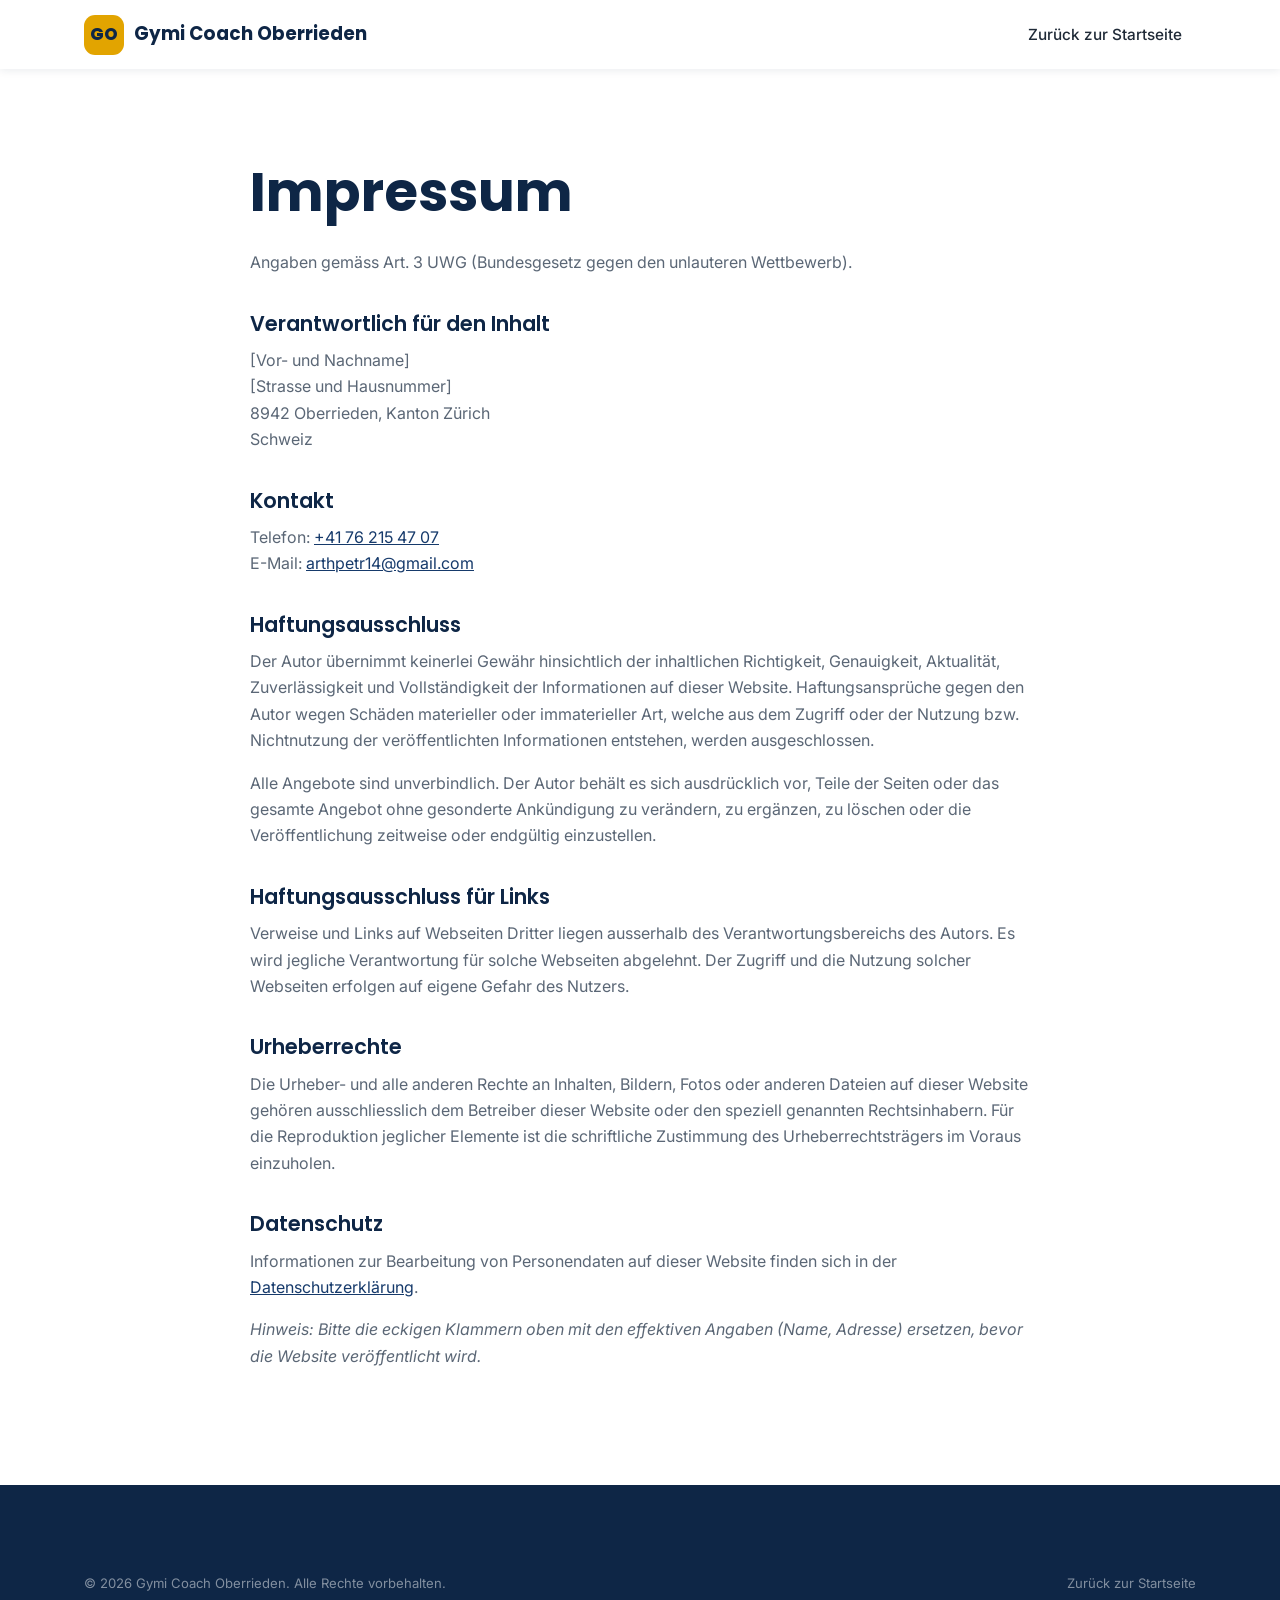
<file: impressum.html>
<!DOCTYPE html>
<html lang="de-CH">
<head>
<meta charset="UTF-8">
<meta name="viewport" content="width=device-width, initial-scale=1.0">
<title>Impressum | Gymi Coach Oberrieden</title>
<link rel="icon" href="data:image/svg+xml,%3Csvg xmlns='http://www.w3.org/2000/svg' viewBox='0 0 64 64'%3E%3Crect width='64' height='64' rx='14' fill='%23163A6B'/%3E%3Ctext x='32' y='42' font-family='Arial,sans-serif' font-size='30' font-weight='700' fill='%23E2A400' text-anchor='middle'%3EGZ%3C/text%3E%3C/svg%3E">
<link rel="preconnect" href="https://fonts.googleapis.com">
<link rel="preconnect" href="https://fonts.gstatic.com" crossorigin>
<link href="https://fonts.googleapis.com/css2?family=Inter:wght@400;500;600;700&family=Poppins:wght@600;700;800&display=swap" rel="stylesheet">
<link rel="stylesheet" href="css/style.css">
</head>
<body>

<header class="site-header is-scrolled">
  <div class="container">
    <a href="index.html#top" class="brand">
      <span class="logo-mark">GO</span>
      Gymi Coach Oberrieden
    </a>
    <nav class="main-nav">
      <a href="index.html#top">Zurück zur Startseite</a>
    </nav>
  </div>
</header>

<div class="container">
  <div class="legal-page">
    <h1>Impressum</h1>
    <p>Angaben gemäss Art. 3 UWG (Bundesgesetz gegen den unlauteren Wettbewerb).</p>

    <h2>Verantwortlich für den Inhalt</h2>
    <p>
      [Vor- und Nachname]<br>
      [Strasse und Hausnummer]<br>
      8942 Oberrieden, Kanton Zürich<br>
      Schweiz
    </p>

    <h2>Kontakt</h2>
    <p>
      Telefon: <a href="tel:+41762154707">+41 76 215 47 07</a><br>
      E-Mail: <a href="mailto:arthpetr14@gmail.com">arthpetr14@gmail.com</a>
    </p>

    <h2>Haftungsausschluss</h2>
    <p>
      Der Autor übernimmt keinerlei Gewähr hinsichtlich der inhaltlichen Richtigkeit, Genauigkeit,
      Aktualität, Zuverlässigkeit und Vollständigkeit der Informationen auf dieser Website. Haftungsansprüche
      gegen den Autor wegen Schäden materieller oder immaterieller Art, welche aus dem Zugriff oder der
      Nutzung bzw. Nichtnutzung der veröffentlichten Informationen entstehen, werden ausgeschlossen.
    </p>
    <p>
      Alle Angebote sind unverbindlich. Der Autor behält es sich ausdrücklich vor, Teile der Seiten oder das
      gesamte Angebot ohne gesonderte Ankündigung zu verändern, zu ergänzen, zu löschen oder die
      Veröffentlichung zeitweise oder endgültig einzustellen.
    </p>

    <h2>Haftungsausschluss für Links</h2>
    <p>
      Verweise und Links auf Webseiten Dritter liegen ausserhalb des Verantwortungsbereichs des Autors.
      Es wird jegliche Verantwortung für solche Webseiten abgelehnt. Der Zugriff und die Nutzung solcher
      Webseiten erfolgen auf eigene Gefahr des Nutzers.
    </p>

    <h2>Urheberrechte</h2>
    <p>
      Die Urheber- und alle anderen Rechte an Inhalten, Bildern, Fotos oder anderen Dateien auf dieser
      Website gehören ausschliesslich dem Betreiber dieser Website oder den speziell genannten
      Rechtsinhabern. Für die Reproduktion jeglicher Elemente ist die schriftliche Zustimmung des
      Urheberrechtsträgers im Voraus einzuholen.
    </p>

    <h2>Datenschutz</h2>
    <p>
      Informationen zur Bearbeitung von Personendaten auf dieser Website finden sich in der
      <a href="datenschutz.html">Datenschutzerklärung</a>.
    </p>

    <p><em>Hinweis: Bitte die eckigen Klammern oben mit den effektiven Angaben (Name, Adresse) ersetzen, bevor die Website veröffentlicht wird.</em></p>
  </div>
</div>

<footer class="site-footer">
  <div class="container">
    <div class="footer-bottom">
      <span>&copy; <span id="year"></span> Gymi Coach Oberrieden. Alle Rechte vorbehalten.</span>
      <span><a href="index.html#top">Zurück zur Startseite</a></span>
    </div>
  </div>
</footer>

<script>document.getElementById('year').textContent = new Date().getFullYear();</script>
</body>
</html>
</file>
<file: css/style.css>
/* =========================================================
   Gymi-Vorbereitung Zürich — Stylesheet
   ========================================================= */

:root {
  --color-primary: #163A6B;
  --color-primary-dark: #0E2646;
  --color-primary-light: #2E5590;
  --color-accent: #E2A400;
  --color-accent-dark: #C48A00;
  --color-bg: #FFFFFF;
  --color-bg-alt: #F5F7FA;
  --color-bg-dark: #0E2646;
  --color-text: #1F2A37;
  --color-text-muted: #5B6776;
  --color-text-inverse: #F5F7FA;
  --color-border: #E2E8F0;
  --color-success: #1E7B4D;

  --font-heading: 'Poppins', 'Segoe UI', sans-serif;
  --font-body: 'Inter', 'Segoe UI', sans-serif;

  --radius-sm: 8px;
  --radius-md: 14px;
  --radius-lg: 22px;

  --shadow-sm: 0 2px 8px rgba(14, 38, 70, 0.08);
  --shadow-md: 0 8px 24px rgba(14, 38, 70, 0.12);
  --shadow-lg: 0 20px 48px rgba(14, 38, 70, 0.16);

  --container-width: 1160px;
}

* { box-sizing: border-box; }

html {
  scroll-behavior: smooth;
}

body {
  margin: 0;
  font-family: var(--font-body);
  color: var(--color-text);
  background: var(--color-bg);
  line-height: 1.65;
  -webkit-font-smoothing: antialiased;
}

h1, h2, h3, h4 {
  font-family: var(--font-heading);
  color: var(--color-primary-dark);
  line-height: 1.2;
  margin: 0 0 .5em;
  font-weight: 600;
}

h1 { font-size: clamp(2.1rem, 4.5vw, 3.4rem); font-weight: 700; }
h2 { font-size: clamp(1.7rem, 3.2vw, 2.4rem); }
h3 { font-size: 1.25rem; }

p { margin: 0 0 1em; color: var(--color-text-muted); }

a { color: var(--color-primary); text-decoration: none; }

img, svg { max-width: 100%; display: block; }

.container {
  max-width: var(--container-width);
  margin: 0 auto;
  padding: 0 24px;
}

section { padding: 96px 0; }

.section-alt { background: var(--color-bg-alt); }

.section-head {
  max-width: 680px;
  margin: 0 auto 56px;
  text-align: center;
}

.eyebrow {
  display: inline-block;
  font-family: var(--font-heading);
  font-size: .8rem;
  font-weight: 600;
  letter-spacing: .08em;
  text-transform: uppercase;
  color: var(--color-accent-dark);
  background: rgba(226, 164, 0, 0.12);
  padding: 6px 14px;
  border-radius: 100px;
  margin-bottom: 16px;
}

.section-head p { font-size: 1.08rem; }

/* Buttons */
.btn {
  display: inline-flex;
  align-items: center;
  justify-content: center;
  gap: 8px;
  font-family: var(--font-heading);
  font-weight: 600;
  font-size: .98rem;
  padding: 14px 28px;
  border-radius: 100px;
  border: 2px solid transparent;
  cursor: pointer;
  transition: transform .15s ease, box-shadow .15s ease, background .15s ease, color .15s ease;
  white-space: nowrap;
}

.btn-primary {
  background: var(--color-accent);
  color: var(--color-primary-dark);
  box-shadow: var(--shadow-sm);
}
.btn-primary:hover { background: var(--color-accent-dark); transform: translateY(-2px); box-shadow: var(--shadow-md); }

.btn-outline {
  background: transparent;
  border-color: rgba(255,255,255,0.5);
  color: #fff;
}
.btn-outline:hover { background: rgba(255,255,255,0.12); transform: translateY(-2px); }

.btn-secondary {
  background: var(--color-bg);
  color: var(--color-primary);
  border-color: var(--color-border);
}
.btn-secondary:hover { border-color: var(--color-primary); transform: translateY(-2px); }

.btn-block { width: 100%; }

/* =========================================================
   Header / Nav
   ========================================================= */
.site-header {
  position: fixed;
  top: 0; left: 0; right: 0;
  z-index: 1000;
  background: rgba(255,255,255,0);
  transition: background .25s ease, box-shadow .25s ease, padding .25s ease;
  padding: 22px 0;
}

.site-header.is-scrolled {
  background: rgba(255,255,255,0.92);
  backdrop-filter: blur(10px);
  box-shadow: var(--shadow-sm);
  padding: 12px 0;
}

.site-header .container {
  display: flex;
  align-items: center;
  justify-content: space-between;
}

.brand {
  display: flex;
  align-items: center;
  gap: 10px;
  font-family: var(--font-heading);
  font-weight: 700;
  font-size: 1.15rem;
  color: var(--color-primary-dark);
}

.site-header:not(.is-scrolled) .brand { color: #fff; }

.brand .logo-mark {
  width: 40px; height: 40px;
  border-radius: 11px;
  background: var(--color-accent);
  color: var(--color-primary-dark);
  display: flex; align-items: center; justify-content: center;
  font-weight: 800;
  font-size: 1.05rem;
  flex-shrink: 0;
}

.main-nav {
  display: flex;
  align-items: center;
  gap: 8px;
}

.main-nav a:not(.btn) {
  color: inherit;
  font-weight: 500;
  font-size: .96rem;
  padding: 10px 14px;
  border-radius: 100px;
  transition: background .15s ease, color .15s ease;
}

.site-header:not(.is-scrolled) .main-nav a:not(.btn) { color: rgba(255,255,255,0.92); }
.site-header:not(.is-scrolled) .main-nav a:not(.btn):hover { background: rgba(255,255,255,0.14); }
.site-header.is-scrolled .main-nav a:not(.btn) { color: var(--color-text); }
.site-header.is-scrolled .main-nav a:not(.btn):hover { background: var(--color-bg-alt); }

.nav-cta { margin-left: 8px; }
.site-header.is-scrolled .btn-outline { border-color: var(--color-primary); color: var(--color-primary); }
.site-header.is-scrolled .btn-outline:hover { background: var(--color-primary); color: #fff; }

.nav-toggle {
  display: none;
  flex-direction: column;
  gap: 5px;
  background: none;
  border: none;
  cursor: pointer;
  padding: 8px;
}
.nav-toggle span {
  width: 26px; height: 2px;
  background: #fff;
  border-radius: 2px;
  transition: background .2s ease;
}
.site-header.is-scrolled .nav-toggle span { background: var(--color-primary-dark); }

/* =========================================================
   Hero
   ========================================================= */
.hero {
  position: relative;
  padding: 190px 0 120px;
  background: linear-gradient(155deg, var(--color-primary-dark) 0%, var(--color-primary) 55%, var(--color-primary-light) 100%);
  color: var(--color-text-inverse);
  overflow: hidden;
}

.hero::before {
  content: "";
  position: absolute;
  inset: 0;
  background-image:
    radial-gradient(circle at 85% 12%, rgba(226,164,0,0.28) 0%, transparent 45%),
    radial-gradient(circle at 8% 85%, rgba(255,255,255,0.08) 0%, transparent 40%);
  pointer-events: none;
}

.hero .container {
  position: relative;
  display: grid;
  grid-template-columns: 1.1fr 0.9fr;
  gap: 64px;
  align-items: center;
}

.hero-badges {
  display: flex;
  flex-wrap: wrap;
  gap: 10px;
  margin-bottom: 24px;
}
.hero-badge {
  display: inline-flex;
  align-items: center;
  gap: 8px;
  background: rgba(255,255,255,0.12);
  border: 1px solid rgba(255,255,255,0.25);
  padding: 8px 16px;
  border-radius: 100px;
  font-size: .85rem;
  font-weight: 600;
}
.hero-badge svg { width: 16px; height: 16px; flex-shrink: 0; }

.hero h1 { color: #fff; margin-bottom: 20px; }
.hero h1 .accent { color: var(--color-accent); }

.hero-lead {
  font-size: 1.15rem;
  color: rgba(245,247,250,0.88);
  max-width: 540px;
  margin-bottom: 36px;
}

.hero-actions {
  display: flex;
  gap: 16px;
  flex-wrap: wrap;
  margin-bottom: 48px;
}

.hero-stats {
  display: flex;
  gap: 36px;
  flex-wrap: wrap;
}

.hero-stats .stat-num {
  font-family: var(--font-heading);
  font-size: 1.8rem;
  font-weight: 700;
  color: #fff;
}
.hero-stats .stat-label {
  font-size: .82rem;
  color: rgba(245,247,250,0.75);
}

.hero-visual {
  position: relative;
}

.hero-card {
  display: block;
  background: rgba(255,255,255,0.98);
  border-radius: var(--radius-lg);
  padding: 32px;
  box-shadow: var(--shadow-lg);
  color: var(--color-text);
  text-decoration: none;
  transition: transform .2s ease, box-shadow .2s ease;
}
.hero-card:hover, .hero-card:focus-visible {
  transform: translateY(-4px);
  box-shadow: var(--shadow-lg), 0 0 0 2px var(--color-accent);
  outline: none;
}

.hero-card-top {
  display: flex;
  align-items: center;
  gap: 14px;
  margin-bottom: 20px;
  padding-bottom: 20px;
  border-bottom: 1px solid var(--color-border);
}

.hero-avatar {
  width: 56px; height: 56px;
  border-radius: 50%;
  background: linear-gradient(135deg, var(--color-primary), var(--color-primary-light));
  display: flex; align-items: center; justify-content: center;
  color: #fff;
  font-family: var(--font-heading);
  font-weight: 700;
  font-size: 1.1rem;
  flex-shrink: 0;
}

.hero-card-top strong { display: block; font-family: var(--font-heading); color: var(--color-primary-dark); }
.hero-card-top span { font-size: .85rem; color: var(--color-text-muted); }

.hero-checklist { list-style: none; margin: 0; padding: 0; }
.hero-checklist li {
  display: flex;
  align-items: flex-start;
  gap: 10px;
  font-size: .95rem;
  margin-bottom: 14px;
  color: var(--color-text);
}
.hero-checklist li:last-child { margin-bottom: 0; }
.hero-checklist svg {
  width: 20px; height: 20px;
  flex-shrink: 0;
  color: var(--color-success);
  margin-top: 1px;
}

.hero-float-badge {
  position: absolute;
  bottom: -22px;
  right: -18px;
  background: var(--color-accent);
  color: var(--color-primary-dark);
  border-radius: var(--radius-md);
  padding: 16px 20px;
  box-shadow: var(--shadow-md);
  font-family: var(--font-heading);
}
.hero-float-badge strong { display: block; font-size: 1.4rem; line-height: 1; }
.hero-float-badge span { font-size: .72rem; font-weight: 600; letter-spacing: .03em; }

/* =========================================================
   Trust bar
   ========================================================= */
.trust-bar {
  background: var(--color-bg-alt);
  padding: 20px 0;
  border-bottom: 1px solid var(--color-border);
}
.trust-bar .container {
  display: flex;
  justify-content: space-around;
  flex-wrap: wrap;
  gap: 20px;
  text-align: center;
}
.trust-bar .trust-item {
  font-size: .85rem;
  color: var(--color-text-muted);
  font-weight: 500;
  display: flex;
  align-items: center;
  gap: 8px;
}
.trust-bar svg { width: 18px; height: 18px; color: var(--color-primary); flex-shrink: 0; }

/* =========================================================
   Über mich
   ========================================================= */
.about-grid {
  display: grid;
  grid-template-columns: 0.85fr 1.15fr;
  gap: 64px;
  align-items: center;
}

.about-portrait {
  position: relative;
  border-radius: var(--radius-lg);
  aspect-ratio: 4/5;
  background: linear-gradient(160deg, var(--color-primary) 0%, var(--color-primary-dark) 100%);
  display: flex;
  align-items: flex-end;
  padding: 28px;
  overflow: hidden;
}
.about-portrait::before {
  content: "";
  position: absolute;
  inset: 0;
  background-image: radial-gradient(circle at 75% 20%, rgba(226,164,0,0.35), transparent 55%);
}
.about-portrait-initial {
  position: absolute;
  top: 50%; left: 50%;
  transform: translate(-50%,-58%);
  font-family: var(--font-heading);
  font-weight: 800;
  font-size: 8rem;
  color: rgba(255,255,255,0.14);
}
.about-portrait-tag {
  position: relative;
  background: rgba(14,38,70,0.55);
  backdrop-filter: blur(6px);
  color: #fff;
  padding: 14px 18px;
  border-radius: var(--radius-sm);
  font-size: .88rem;
  font-weight: 500;
}

.about-credentials {
  list-style: none;
  margin: 28px 0 0;
  padding: 0;
  display: grid;
  gap: 16px;
}
.about-credentials li {
  display: flex;
  gap: 14px;
  align-items: flex-start;
  background: var(--color-bg-alt);
  padding: 16px 18px;
  border-radius: var(--radius-sm);
}
.about-credentials svg { width: 22px; height: 22px; color: var(--color-accent-dark); flex-shrink: 0; margin-top: 2px; }
.about-credentials strong { display: block; color: var(--color-text); font-size: .95rem; }
.about-credentials span { font-size: .85rem; color: var(--color-text-muted); }

/* =========================================================
   Services / Angebot
   ========================================================= */
.services-grid {
  display: grid;
  grid-template-columns: repeat(3, 1fr);
  gap: 28px;
}

.service-card {
  background: var(--color-bg);
  border: 1px solid var(--color-border);
  border-radius: var(--radius-md);
  padding: 32px 28px;
  transition: transform .2s ease, box-shadow .2s ease, border-color .2s ease;
}
.service-card:hover {
  transform: translateY(-6px);
  box-shadow: var(--shadow-md);
  border-color: transparent;
}

.service-icon {
  width: 52px; height: 52px;
  border-radius: var(--radius-sm);
  background: rgba(22,58,107,0.08);
  color: var(--color-primary);
  display: flex; align-items: center; justify-content: center;
  margin-bottom: 20px;
}
.service-icon svg { width: 26px; height: 26px; }

.service-card ul {
  margin: 16px 0 0;
  padding-left: 20px;
  color: var(--color-text-muted);
  font-size: .92rem;
}
.service-card li { margin-bottom: 6px; }

/* =========================================================
   Ablauf / Process
   ========================================================= */
.process-steps {
  display: grid;
  grid-template-columns: repeat(4, 1fr) 0.7fr;
  gap: 24px;
  counter-reset: step;
}

/* Plain, normal card: icon, then title, then description, stacked in
   reading order and centered - no stretched rows, no dead space. */
.process-step {
  position: relative;
  display: flex;
  flex-direction: column;
  align-items: center;
  text-align: center;
  background: var(--color-bg);
  border-radius: var(--radius-md);
  padding: 32px 24px 24px;
  border: 1px solid var(--color-border);
}

.process-step .step-num {
  display: inline-flex;
  align-items: center;
  justify-content: center;
  width: 40px; height: 40px;
  border-radius: 50%;
  background: var(--color-primary-dark);
  color: #fff;
  font-family: var(--font-heading);
  font-weight: 700;
  margin-bottom: 18px;
}

.process-step h3 { margin: 0 0 12px; }
.process-step p { margin: 0; }

/* Finish marker: no card chrome, just a yellow-ringed flag with the
   label underneath, in the same reading order as the boxes. */
.process-finish {
  position: relative;
  display: flex;
  flex-direction: column;
  align-items: center;
  text-align: center;
  padding: 32px 8px 24px;
}
.process-finish .step-flag-circle {
  display: inline-flex;
  align-items: center;
  justify-content: center;
  width: 40px; height: 40px;
  border-radius: 50%;
  border: 2px solid var(--color-accent);
  background: var(--color-bg);
  font-size: 1.05rem;
  margin-bottom: 18px;
}
.process-finish h3 { margin: 0; }

.process-connector {
  display: none;
}

/* Connecting line at a fixed height matching the icon (padding-top
   32px + half the icon's 40px), so it lines up the same in every box
   regardless of title/description length. Active whenever the steps
   sit side by side (i.e. above the stacked-layout breakpoint). */
@media (min-width: 761px) {
  .process-steps { position: relative; }
  .process-step:not(:last-child)::after {
    content: "";
    position: absolute;
    top: 51px;
    left: calc(100% + 2px);
    width: calc(24px - 4px);
    height: 2px;
    background: var(--color-border);
  }
}

/* Below full desktop width the 5 columns get tight enough that a long
   word (e.g. "Prüfungssimulation") can outgrow one; allow a mid-word
   break there. Above this it never triggers, so normal wrapping - and
   words that already fit on one line - stay untouched. */
@media (min-width: 761px) and (max-width: 1100px) {
  .process-step h3,
  .process-step p {
    overflow-wrap: anywhere;
  }
}

/* =========================================================
   Subjects / Fächer detail
   ========================================================= */
.subjects-grid {
  display: grid;
  grid-template-columns: repeat(3, 1fr);
  gap: 28px;
}

.subject-card {
  display: block;
  background: var(--color-bg);
  border-radius: var(--radius-md);
  padding: 36px;
  box-shadow: var(--shadow-sm);
  border-top: 4px solid var(--color-primary);
  text-decoration: none;
  transition: transform .2s ease, box-shadow .2s ease;
}
.subject-card:hover, .subject-card:focus-visible {
  transform: translateY(-4px);
  box-shadow: var(--shadow-md);
  outline: none;
}
.subject-card.accent-border { border-top-color: var(--color-accent); }

.subject-card h3 { display: flex; align-items: center; gap: 10px; }
.subject-card .tag-list {
  display: flex;
  flex-wrap: wrap;
  gap: 8px;
  margin-top: 18px;
}
.subject-card .tag {
  background: var(--color-bg-alt);
  color: var(--color-text);
  font-size: .82rem;
  font-weight: 500;
  padding: 7px 13px;
  border-radius: 100px;
}

/* =========================================================
   Pricing
   ========================================================= */
.pricing-grid {
  display: grid;
  grid-template-columns: repeat(3, 1fr);
  gap: 28px;
  align-items: stretch;
}

.price-card {
  background: var(--color-bg);
  border: 1px solid var(--color-border);
  border-radius: var(--radius-lg);
  padding: 36px 30px;
  display: flex;
  flex-direction: column;
  position: relative;
}

.price-card.featured {
  border-color: var(--color-accent);
  box-shadow: var(--shadow-md);
  transform: scale(1.03);
  z-index: 1;
}

.price-card .badge-pop {
  position: absolute;
  top: -14px; left: 50%;
  transform: translateX(-50%);
  background: var(--color-accent);
  color: var(--color-primary-dark);
  font-size: .75rem;
  font-weight: 700;
  padding: 6px 16px;
  border-radius: 100px;
  letter-spacing: .03em;
}

.price-card h3 { margin-bottom: 4px; }
.price-card .price-sub { font-size: .85rem; color: var(--color-text-muted); margin-bottom: 20px; }

.price-value {
  font-family: var(--font-heading);
  font-size: 2.4rem;
  font-weight: 700;
  color: var(--color-primary-dark);
  margin-bottom: 4px;
}
.price-value span { font-size: 1rem; font-weight: 500; color: var(--color-text-muted); }

.price-per { font-size: .82rem; color: var(--color-text-muted); margin-bottom: 24px; }

.price-features {
  list-style: none;
  margin: 0 0 28px;
  padding: 0;
  flex-grow: 1;
}
.price-features li {
  display: flex;
  gap: 10px;
  align-items: flex-start;
  font-size: .92rem;
  color: var(--color-text);
  margin-bottom: 12px;
}
.price-features svg { width: 18px; height: 18px; color: var(--color-success); flex-shrink: 0; margin-top: 2px; }

.pricing-note {
  text-align: center;
  margin-top: 36px;
  font-size: .9rem;
  color: var(--color-text-muted);
}

/* =========================================================
   Testimonials
   ========================================================= */
.testimonials-grid {
  display: grid;
  grid-template-columns: repeat(3, 1fr);
  gap: 28px;
}

.testimonial-card {
  background: var(--color-bg);
  border-radius: var(--radius-md);
  padding: 30px;
  box-shadow: var(--shadow-sm);
}

.testimonial-stars {
  color: var(--color-accent);
  letter-spacing: 2px;
  margin-bottom: 14px;
  font-size: 1rem;
}

.testimonial-card p {
  color: var(--color-text);
  font-style: italic;
  font-size: .96rem;
}

.testimonial-author {
  display: flex;
  align-items: center;
  gap: 12px;
  margin-top: 18px;
}
.testimonial-author .avatar-dot {
  width: 40px; height: 40px;
  border-radius: 50%;
  background: var(--color-bg-alt);
  color: var(--color-primary);
  display: flex; align-items: center; justify-content: center;
  font-family: var(--font-heading);
  font-weight: 700;
  font-size: .9rem;
  flex-shrink: 0;
}
.testimonial-author strong { display: block; font-size: .9rem; color: var(--color-text); }
.testimonial-author span { font-size: .8rem; color: var(--color-text-muted); }

.testimonials-disclaimer {
  text-align: center;
  font-size: .78rem;
  color: var(--color-text-muted);
  margin-top: 32px;
}

/* =========================================================
   FAQ
   ========================================================= */
.faq-list {
  max-width: 780px;
  margin: 0 auto;
}

.faq-item {
  border-bottom: 1px solid var(--color-border);
}

.faq-question {
  width: 100%;
  display: flex;
  align-items: center;
  justify-content: space-between;
  gap: 16px;
  background: none;
  border: none;
  text-align: left;
  padding: 22px 4px;
  font-family: var(--font-heading);
  font-size: 1.02rem;
  font-weight: 600;
  color: var(--color-text);
  cursor: pointer;
}

.faq-question .faq-icon {
  flex-shrink: 0;
  width: 24px; height: 24px;
  border-radius: 50%;
  background: var(--color-bg-alt);
  color: var(--color-primary);
  display: flex; align-items: center; justify-content: center;
  transition: transform .2s ease, background .2s ease, color .2s ease;
}

.faq-item.is-open .faq-icon {
  background: var(--color-primary);
  color: #fff;
  transform: rotate(45deg);
}

.faq-answer {
  max-height: 0;
  overflow: hidden;
  transition: max-height .3s ease, padding .3s ease;
  padding: 0 4px;
}
.faq-answer p { padding-bottom: 20px; margin: 0; }
.faq-item.is-open .faq-answer { max-height: 320px; }

/* =========================================================
   Contact
   ========================================================= */
.contact-section {
  background: linear-gradient(155deg, var(--color-primary-dark) 0%, var(--color-primary) 100%);
  color: var(--color-text-inverse);
  position: relative;
  overflow: hidden;
}
.contact-section::before {
  content: "";
  position: absolute;
  inset: 0;
  background-image: radial-gradient(circle at 90% 10%, rgba(226,164,0,0.22), transparent 45%);
}
.contact-section .section-head h2 { color: #fff; }
.contact-section .section-head p { color: rgba(245,247,250,0.8); }
.contact-section .eyebrow { background: rgba(226,164,0,0.18); }

.contact-grid {
  position: relative;
  display: grid;
  grid-template-columns: 0.85fr 1.15fr;
  gap: 48px;
}

.contact-info-card {
  background: rgba(255,255,255,0.06);
  border: 1px solid rgba(255,255,255,0.14);
  border-radius: var(--radius-lg);
  padding: 36px;
}
.contact-info-card h3 { color: #fff; }
.contact-method {
  display: flex;
  gap: 14px;
  align-items: flex-start;
  margin-top: 22px;
}
.contact-method svg { width: 22px; height: 22px; color: var(--color-accent); flex-shrink: 0; margin-top: 2px; }
.contact-method strong { display: block; color: #fff; font-size: .92rem; }
.contact-method span, .contact-method a { color: rgba(245,247,250,0.78); font-size: .92rem; }
.contact-method a:hover { color: #fff; }

.contact-social {
  display: flex;
  gap: 12px;
  margin-top: 28px;
}
.contact-social a {
  width: 40px; height: 40px;
  border-radius: 50%;
  background: rgba(255,255,255,0.1);
  display: flex; align-items: center; justify-content: center;
  color: #fff;
  transition: background .2s ease;
}
.contact-social a:hover { background: var(--color-accent); color: var(--color-primary-dark); }
.contact-social svg { width: 18px; height: 18px; }

.contact-social .linkedin-badge {
  width: auto;
  height: auto;
  border-radius: 100px;
  padding: 12px 22px;
  gap: 10px;
  font-family: var(--font-heading);
  font-weight: 600;
  font-size: .95rem;
}
.contact-social .linkedin-badge svg { width: 22px; height: 22px; }

.contact-form-card {
  background: #fff;
  border-radius: var(--radius-lg);
  padding: 40px;
  color: var(--color-text);
  box-shadow: var(--shadow-lg);
}

.form-row {
  display: grid;
  grid-template-columns: 1fr 1fr;
  gap: 18px;
}

.form-group { margin-bottom: 18px; }
.form-group label {
  display: block;
  font-size: .85rem;
  font-weight: 600;
  color: var(--color-text);
  margin-bottom: 6px;
}
.form-group input,
.form-group select,
.form-group textarea {
  width: 100%;
  padding: 13px 15px;
  border: 1.5px solid var(--color-border);
  border-radius: var(--radius-sm);
  font-family: var(--font-body);
  font-size: .95rem;
  color: var(--color-text);
  background: var(--color-bg-alt);
  transition: border-color .15s ease, background .15s ease;
}
.form-group input:focus,
.form-group select:focus,
.form-group textarea:focus {
  outline: none;
  border-color: var(--color-primary);
  background: #fff;
}
.form-group textarea { resize: vertical; min-height: 110px; }

.form-note {
  font-size: .8rem;
  color: var(--color-text-muted);
  margin-top: 14px;
  text-align: center;
}

.form-success {
  display: none;
  background: rgba(30,123,77,0.1);
  color: var(--color-success);
  border: 1px solid rgba(30,123,77,0.3);
  border-radius: var(--radius-sm);
  padding: 14px 18px;
  font-size: .9rem;
  margin-bottom: 18px;
}
.form-success.is-visible { display: block; }

/* =========================================================
   CTA banner
   ========================================================= */
.cta-banner {
  background: var(--color-accent);
  padding: 56px 0;
}
.cta-banner .container {
  display: flex;
  align-items: center;
  justify-content: space-between;
  gap: 24px;
  flex-wrap: wrap;
}
.cta-banner h2 { color: var(--color-primary-dark); margin: 0; font-size: 1.6rem; }
.cta-banner p { color: rgba(14,38,70,0.75); margin: 4px 0 0; }
.cta-banner .btn-primary { background: var(--color-primary-dark); color: #fff; }
.cta-banner .btn-primary:hover { background: var(--color-bg-dark); }

/* =========================================================
   Footer
   ========================================================= */
.site-footer {
  background: var(--color-bg-dark);
  color: rgba(245,247,250,0.7);
  padding: 64px 0 28px;
}
.footer-grid {
  display: grid;
  grid-template-columns: 1fr auto;
  gap: 40px;
  padding-bottom: 40px;
  border-bottom: 1px solid rgba(255,255,255,0.1);
}
.footer-brand .brand { color: #fff; margin-bottom: 14px; }
.footer-brand p { color: rgba(245,247,250,0.6); max-width: 320px; font-size: .92rem; }
.site-footer h4 { color: #fff; font-size: .95rem; margin-bottom: 18px; }
.footer-links { list-style: none; margin: 0; padding: 0; }
.footer-links li { margin-bottom: 10px; }
.footer-links a { color: rgba(245,247,250,0.65); font-size: .92rem; }
.footer-links a:hover { color: var(--color-accent); }
.footer-bottom {
  display: flex;
  justify-content: space-between;
  flex-wrap: wrap;
  gap: 12px;
  padding-top: 24px;
  font-size: .82rem;
  color: rgba(245,247,250,0.5);
}
.footer-bottom a { color: rgba(245,247,250,0.5); }
.footer-bottom a:hover { color: #fff; }

/* =========================================================
   Legal pages
   ========================================================= */
.legal-page {
  padding: 160px 0 100px;
  max-width: 780px;
  margin: 0 auto;
}
.legal-page h1 { margin-bottom: 24px; }
.legal-page h2 { font-size: 1.3rem; margin-top: 36px; }
.legal-page p, .legal-page li { color: var(--color-text-muted); }
.legal-page a { text-decoration: underline; }

/* =========================================================
   Scroll reveal
   ========================================================= */
/* Content is visible by default so it never depends on JS running.
   Only once JS confirms it can animate (html.js) do reveal elements
   start hidden and fade in via IntersectionObserver. */
.js .reveal {
  opacity: 0;
  transform: translateY(24px);
  transition: opacity .6s ease, transform .6s ease;
}
.js .reveal.is-visible {
  opacity: 1;
  transform: translateY(0);
}

/* =========================================================
   Responsive
   ========================================================= */
@media (max-width: 1000px) {
  .hero .container { grid-template-columns: 1fr; }
  .hero-visual { max-width: 420px; }
  .about-grid { grid-template-columns: 1fr; }
  .services-grid { grid-template-columns: repeat(2, 1fr); }
  .subjects-grid { grid-template-columns: 1fr; }
  .pricing-grid { grid-template-columns: 1fr; }
  .price-card.featured { transform: none; }
  .testimonials-grid { grid-template-columns: 1fr; }
  .contact-grid { grid-template-columns: 1fr; }
}

@media (max-width: 760px) {
  section { padding: 72px 0; }
  .main-nav { display: none; }
  .nav-toggle { display: flex; }
  .main-nav.is-open {
    display: flex;
    position: absolute;
    top: 100%; left: 0; right: 0;
    background: #fff;
    flex-direction: column;
    align-items: stretch;
    padding: 16px 24px 24px;
    box-shadow: var(--shadow-md);
    border-radius: 0 0 var(--radius-md) var(--radius-md);
  }
  .site-header .main-nav.is-open a:not(.btn) { color: var(--color-text); padding: 14px 6px; }
  .site-header .main-nav.is-open a:not(.btn):hover { background: var(--color-bg-alt); }
  .main-nav.is-open .nav-cta { margin: 10px 0 0; }
  .site-header .main-nav.is-open .btn-outline {
    border-color: var(--color-primary);
    color: var(--color-primary);
  }
  .site-header .main-nav.is-open .btn-outline:hover {
    background: var(--color-primary);
    color: #fff;
  }
  .hero { padding: 150px 0 90px; }
  .hero-actions { flex-direction: column; align-items: stretch; }
  .hero-actions .btn { width: 100%; }
  .hero-stats { justify-content: space-between; gap: 16px; }
  .services-grid { grid-template-columns: 1fr; }
  .process-steps { grid-template-columns: 1fr; }

  /* Stacked layout: a short vertical connector between consecutive
     cards, centered under the icon above. */
  .process-step:not(:last-child)::after {
    display: block;
    top: 100%;
    left: calc(50% - 1px);
    width: 2px;
    height: calc(24px - 4px);
  }

  .form-row { grid-template-columns: 1fr; }
  .footer-grid { grid-template-columns: 1fr; gap: 28px; }
  .cta-banner .container { flex-direction: column; text-align: center; }
  .hero-float-badge { right: 10px; }
}
</file>
